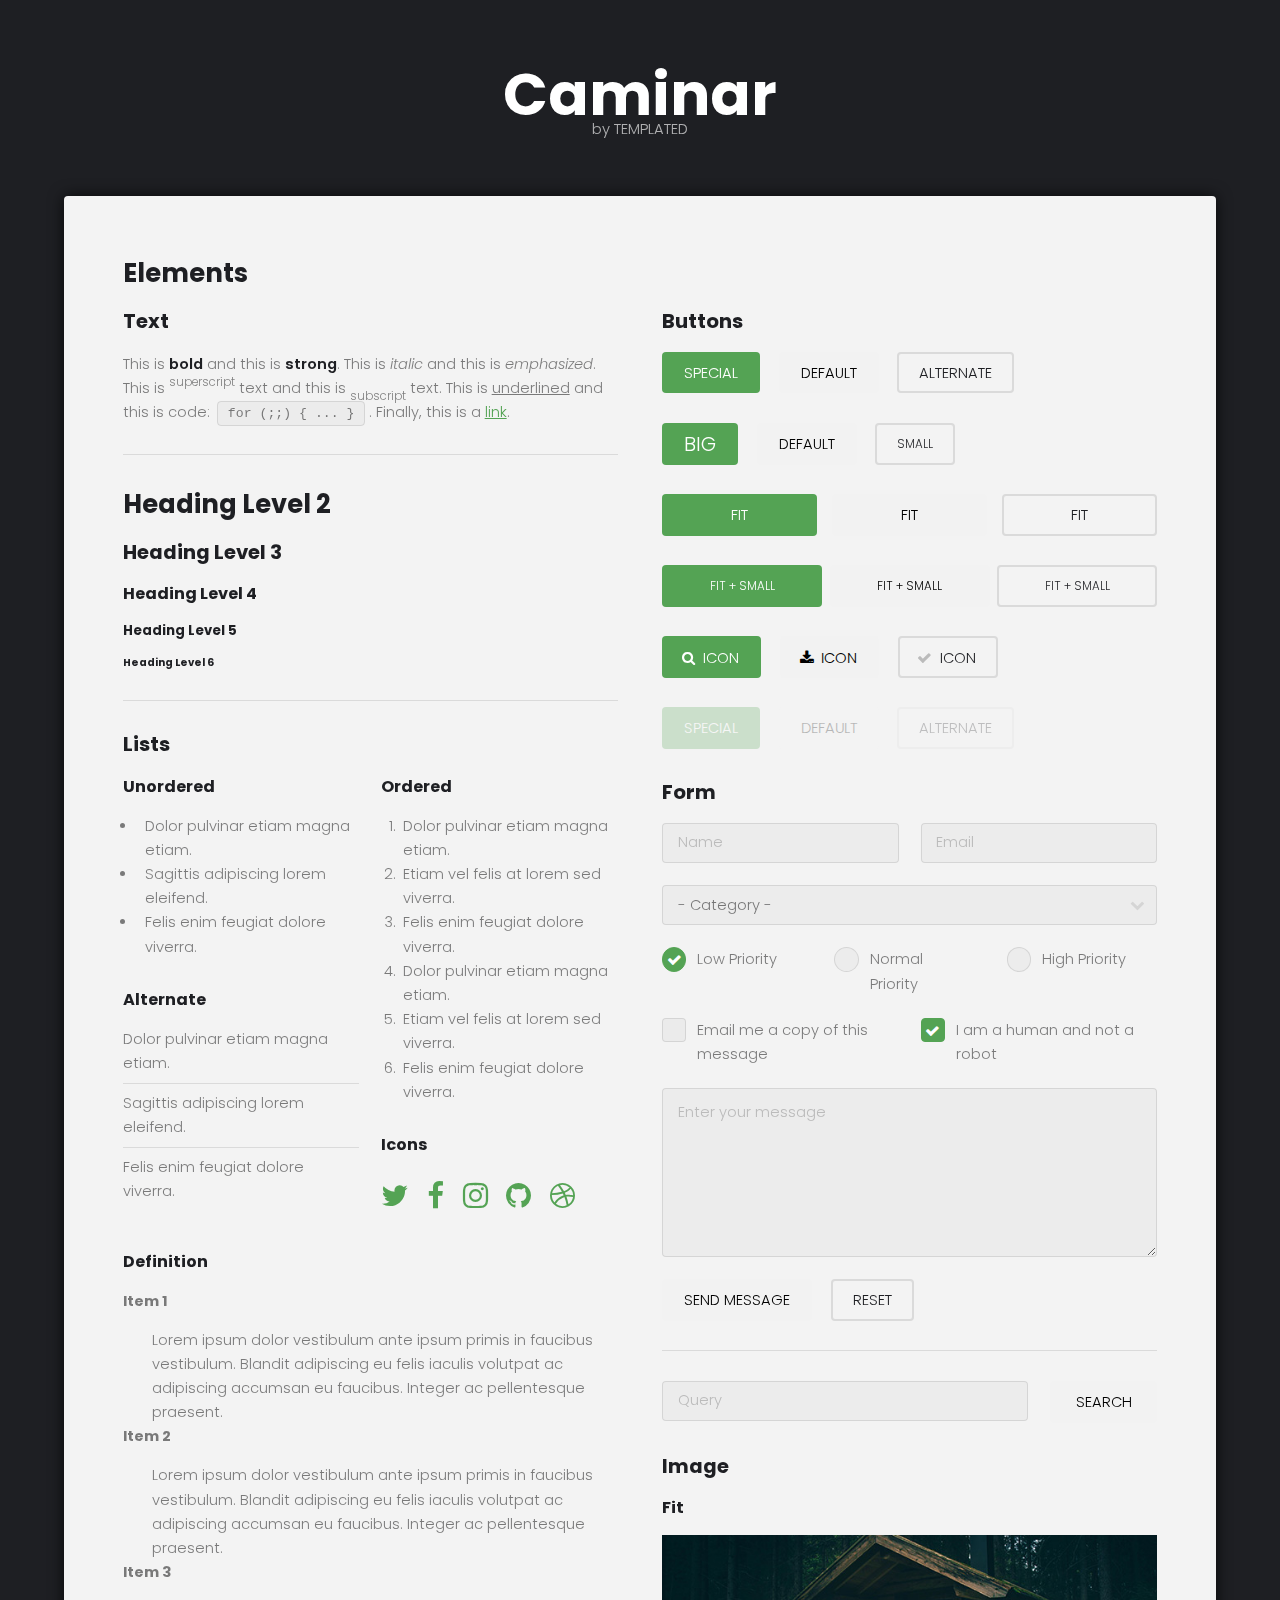
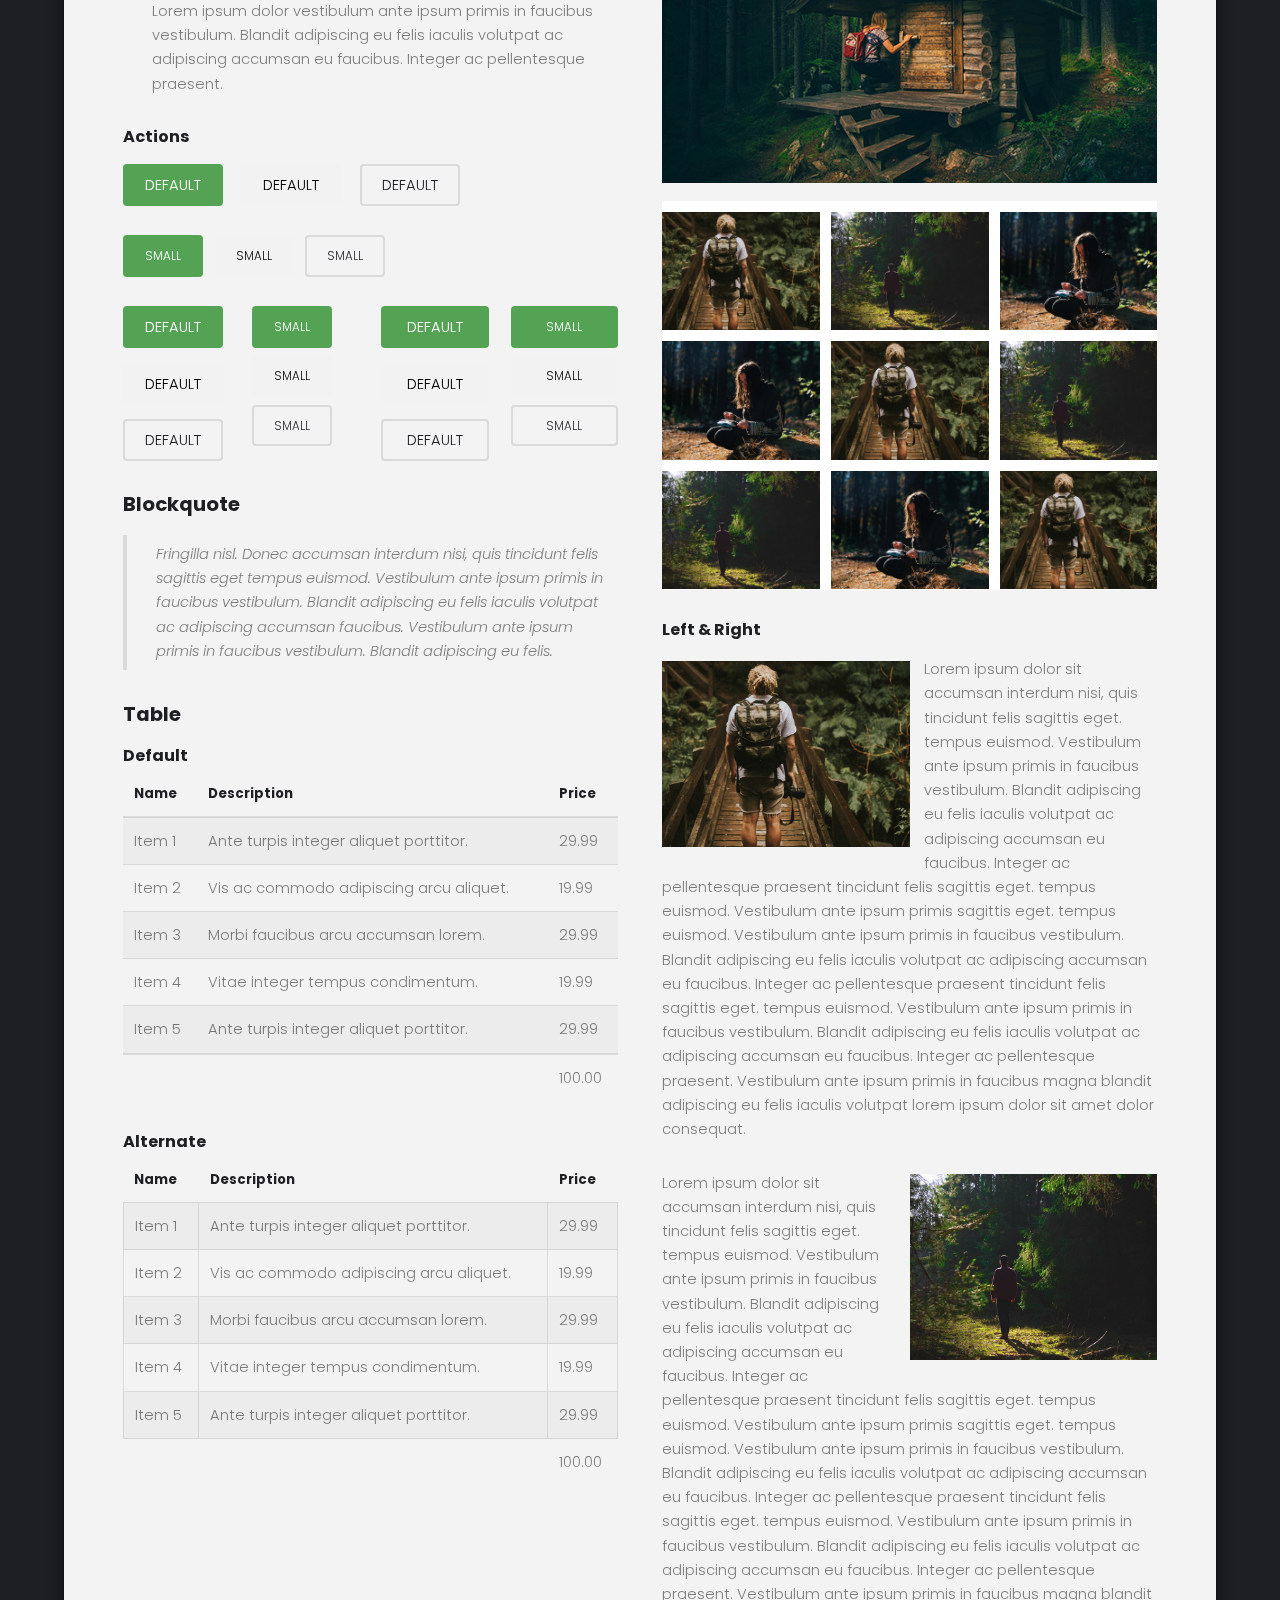
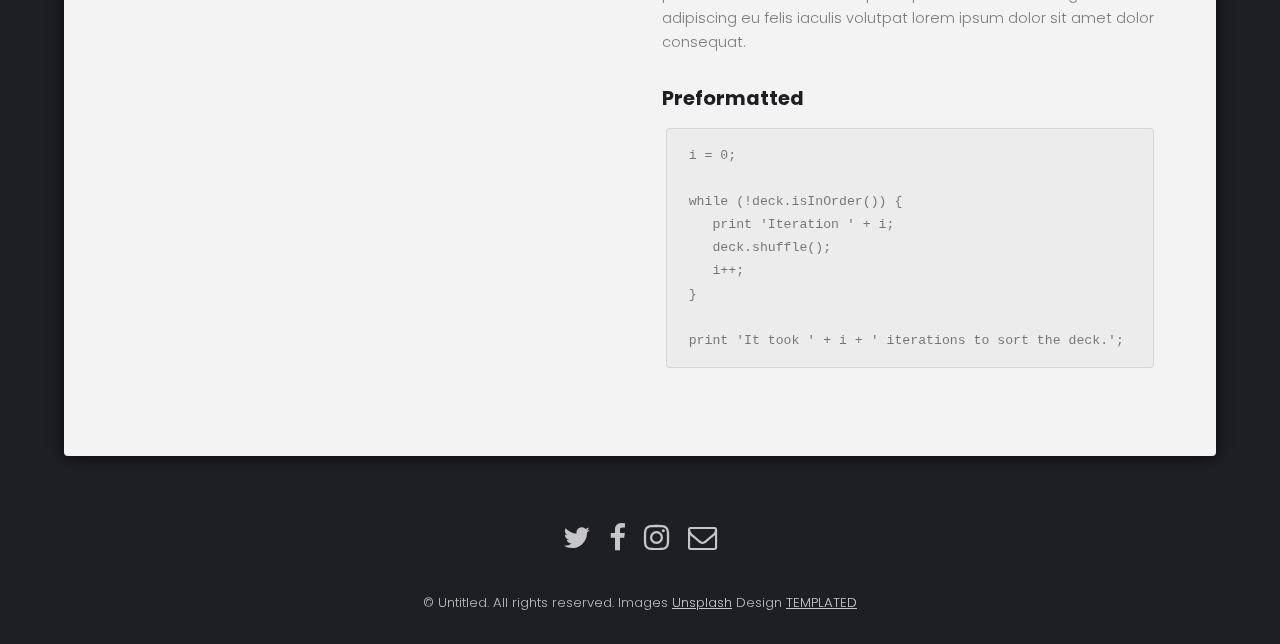
<file: elements.html>
<!DOCTYPE HTML>
<!--
	Caminar by TEMPLATED
	templated.co @templatedco
	Released for free under the Creative Commons Attribution 3.0 license (templated.co/license)
-->
<html>
	<head>
		<title>Caminar by TEMPLATED</title>
		<meta charset="utf-8" />
		<meta name="viewport" content="width=device-width, initial-scale=1" />
		<link rel="stylesheet" href="assets/css/main.css" />
	</head>
	<body>

		<!-- Header -->
			<header id="header">
				<div class="logo"><a href="#">Caminar <span>by TEMPLATED</span></a></div>
			</header>

		<!-- Main -->
			<section id="main">
				<div class="inner">
					<div class="wrapper style1">
						<div class="content">

							<!-- Elements -->
								<h2 id="elements">Elements</h2>
								<div class="row 200%">
									<div class="6u 12u$(medium)">

										<!-- Text stuff -->
											<h3>Text</h3>
											<p>This is <b>bold</b> and this is <strong>strong</strong>. This is <i>italic</i> and this is <em>emphasized</em>.
											This is <sup>superscript</sup> text and this is <sub>subscript</sub> text.
											This is <u>underlined</u> and this is code: <code>for (;;) { ... }</code>.
											Finally, this is a <a href="#">link</a>.</p>
											<hr />
											<h2>Heading Level 2</h2>
											<h3>Heading Level 3</h3>
											<h4>Heading Level 4</h4>
											<h5>Heading Level 5</h5>
											<h6>Heading Level 6</h6>
											<hr />

										<!-- Lists -->
											<h3>Lists</h3>
											<div class="row">
												<div class="6u 12u$(small)">

													<h4>Unordered</h4>
													<ul>
														<li>Dolor pulvinar etiam magna etiam.</li>
														<li>Sagittis adipiscing lorem eleifend.</li>
														<li>Felis enim feugiat dolore viverra.</li>
													</ul>

													<h4>Alternate</h4>
													<ul class="alt">
														<li>Dolor pulvinar etiam magna etiam.</li>
														<li>Sagittis adipiscing lorem eleifend.</li>
														<li>Felis enim feugiat dolore viverra.</li>
													</ul>

												</div>
												<div class="6u$ 12u$(small)">

													<h4>Ordered</h4>
													<ol>
														<li>Dolor pulvinar etiam magna etiam.</li>
														<li>Etiam vel felis at lorem sed viverra.</li>
														<li>Felis enim feugiat dolore viverra.</li>
														<li>Dolor pulvinar etiam magna etiam.</li>
														<li>Etiam vel felis at lorem sed viverra.</li>
														<li>Felis enim feugiat dolore viverra.</li>
													</ol>

													<h4>Icons</h4>
													<ul class="icons">
														<li><a href="#" class="icon fa-twitter"><span class="label">Twitter</span></a></li>
														<li><a href="#" class="icon fa-facebook"><span class="label">Facebook</span></a></li>
														<li><a href="#" class="icon fa-instagram"><span class="label">Instagram</span></a></li>
														<li><a href="#" class="icon fa-github"><span class="label">Github</span></a></li>
														<li><a href="#" class="icon fa-dribbble"><span class="label">Dribbble</span></a></li>
													</ul>

												</div>
											</div>
											<h4>Definition</h4>
											<dl>
												<dt>Item 1</dt>
												<dd>
													<p>Lorem ipsum dolor vestibulum ante ipsum primis in faucibus vestibulum. Blandit adipiscing eu felis iaculis volutpat ac adipiscing accumsan eu faucibus. Integer ac pellentesque praesent.</p>
												</dd>
												<dt>Item 2</dt>
												<dd>
													<p>Lorem ipsum dolor vestibulum ante ipsum primis in faucibus vestibulum. Blandit adipiscing eu felis iaculis volutpat ac adipiscing accumsan eu faucibus. Integer ac pellentesque praesent.</p>
												</dd>
												<dt>Item 3</dt>
												<dd>
													<p>Lorem ipsum dolor vestibulum ante ipsum primis in faucibus vestibulum. Blandit adipiscing eu felis iaculis volutpat ac adipiscing accumsan eu faucibus. Integer ac pellentesque praesent.</p>
												</dd>
											</dl>

											<h4>Actions</h4>
											<ul class="actions">
												<li><a href="#" class="button special">Default</a></li>
												<li><a href="#" class="button">Default</a></li>
												<li><a href="#" class="button alt">Default</a></li>
											</ul>
											<ul class="actions small">
												<li><a href="#" class="button special small">Small</a></li>
												<li><a href="#" class="button small">Small</a></li>
												<li><a href="#" class="button alt small">Small</a></li>
											</ul>
											<div class="row">
												<div class="3u 12u$(small)">
													<ul class="actions vertical">
														<li><a href="#" class="button special">Default</a></li>
														<li><a href="#" class="button">Default</a></li>
														<li><a href="#" class="button alt">Default</a></li>
													</ul>
												</div>
												<div class="3u 12u$(small)">
													<ul class="actions vertical small">
														<li><a href="#" class="button special small">Small</a></li>
														<li><a href="#" class="button small">Small</a></li>
														<li><a href="#" class="button alt small">Small</a></li>
													</ul>
												</div>
												<div class="3u 12u$(small)">
													<ul class="actions vertical">
														<li><a href="#" class="button special fit">Default</a></li>
														<li><a href="#" class="button fit">Default</a></li>
														<li><a href="#" class="button alt fit">Default</a></li>
													</ul>
												</div>
												<div class="3u$ 12u$(small)">
													<ul class="actions vertical small">
														<li><a href="#" class="button special small fit">Small</a></li>
														<li><a href="#" class="button small fit">Small</a></li>
														<li><a href="#" class="button alt small fit">Small</a></li>
													</ul>
												</div>
											</div>

										<!-- Blockquote -->
											<h3>Blockquote</h3>
											<blockquote>Fringilla nisl. Donec accumsan interdum nisi, quis tincidunt felis sagittis eget tempus euismod. Vestibulum ante ipsum primis in faucibus vestibulum. Blandit adipiscing eu felis iaculis volutpat ac adipiscing accumsan faucibus. Vestibulum ante ipsum primis in faucibus vestibulum. Blandit adipiscing eu felis.</blockquote>

										<!-- Table -->
											<h3>Table</h3>

											<h4>Default</h4>
											<div class="table-wrapper">
												<table>
													<thead>
														<tr>
															<th>Name</th>
															<th>Description</th>
															<th>Price</th>
														</tr>
													</thead>
													<tbody>
														<tr>
															<td>Item 1</td>
															<td>Ante turpis integer aliquet porttitor.</td>
															<td>29.99</td>
														</tr>
														<tr>
															<td>Item 2</td>
															<td>Vis ac commodo adipiscing arcu aliquet.</td>
															<td>19.99</td>
														</tr>
														<tr>
															<td>Item 3</td>
															<td> Morbi faucibus arcu accumsan lorem.</td>
															<td>29.99</td>
														</tr>
														<tr>
															<td>Item 4</td>
															<td>Vitae integer tempus condimentum.</td>
															<td>19.99</td>
														</tr>
														<tr>
															<td>Item 5</td>
															<td>Ante turpis integer aliquet porttitor.</td>
															<td>29.99</td>
														</tr>
													</tbody>
													<tfoot>
														<tr>
															<td colspan="2"></td>
															<td>100.00</td>
														</tr>
													</tfoot>
												</table>
											</div>

											<h4>Alternate</h4>
											<div class="table-wrapper">
												<table class="alt">
													<thead>
														<tr>
															<th>Name</th>
															<th>Description</th>
															<th>Price</th>
														</tr>
													</thead>
													<tbody>
														<tr>
															<td>Item 1</td>
															<td>Ante turpis integer aliquet porttitor.</td>
															<td>29.99</td>
														</tr>
														<tr>
															<td>Item 2</td>
															<td>Vis ac commodo adipiscing arcu aliquet.</td>
															<td>19.99</td>
														</tr>
														<tr>
															<td>Item 3</td>
															<td> Morbi faucibus arcu accumsan lorem.</td>
															<td>29.99</td>
														</tr>
														<tr>
															<td>Item 4</td>
															<td>Vitae integer tempus condimentum.</td>
															<td>19.99</td>
														</tr>
														<tr>
															<td>Item 5</td>
															<td>Ante turpis integer aliquet porttitor.</td>
															<td>29.99</td>
														</tr>
													</tbody>
													<tfoot>
														<tr>
															<td colspan="2"></td>
															<td>100.00</td>
														</tr>
													</tfoot>
												</table>
											</div>

									</div>
									<div class="6u$ 12u$(medium)">

										<!-- Buttons -->
											<h3>Buttons</h3>
											<ul class="actions">
												<li><a href="#" class="button special">Special</a></li>
												<li><a href="#" class="button">Default</a></li>
												<li><a href="#" class="button alt">Alternate</a></li>
											</ul>
											<ul class="actions">
												<li><a href="#" class="button special big">Big</a></li>
												<li><a href="#" class="button">Default</a></li>
												<li><a href="#" class="button alt small">Small</a></li>
											</ul>
											<ul class="actions fit">
												<li><a href="#" class="button special fit">Fit</a></li>
												<li><a href="#" class="button fit">Fit</a></li>
												<li><a href="#" class="button alt fit">Fit</a></li>
											</ul>
											<ul class="actions fit small">
												<li><a href="#" class="button special fit small">Fit + Small</a></li>
												<li><a href="#" class="button fit small">Fit + Small</a></li>
												<li><a href="#" class="button alt fit small">Fit + Small</a></li>
											</ul>
											<ul class="actions">
												<li><a href="#" class="button special icon fa-search">Icon</a></li>
												<li><a href="#" class="button icon fa-download">Icon</a></li>
												<li><a href="#" class="button alt icon fa-check">Icon</a></li>
											</ul>
											<ul class="actions">
												<li><span class="button special disabled">Special</span></li>
												<li><span class="button disabled">Default</span></li>
												<li><span class="button alt disabled">Alternate</span></li>
											</ul>

										<!-- Form -->
											<h3>Form</h3>

											<form method="post" action="#">
												<div class="row uniform">
													<div class="6u 12u$(xsmall)">
														<input type="text" name="name" id="name" value="" placeholder="Name" />
													</div>
													<div class="6u$ 12u$(xsmall)">
														<input type="email" name="email" id="email" value="" placeholder="Email" />
													</div>
													<!-- Break -->
													<div class="12u$">
														<div class="select-wrapper">
															<select name="category" id="category">
																<option value="">- Category -</option>
																<option value="1">Manufacturing</option>
																<option value="1">Shipping</option>
																<option value="1">Administration</option>
																<option value="1">Human Resources</option>
															</select>
														</div>
													</div>
													<!-- Break -->
													<div class="4u 12u$(small)">
														<input type="radio" id="priority-low" name="priority" checked>
														<label for="priority-low">Low Priority</label>
													</div>
													<div class="4u 12u$(small)">
														<input type="radio" id="priority-normal" name="priority">
														<label for="priority-normal">Normal Priority</label>
													</div>
													<div class="4u$ 12u$(small)">
														<input type="radio" id="priority-high" name="priority">
														<label for="priority-high">High Priority</label>
													</div>
													<!-- Break -->
													<div class="6u 12u$(small)">
														<input type="checkbox" id="copy" name="copy">
														<label for="copy">Email me a copy of this message</label>
													</div>
													<div class="6u$ 12u$(small)">
														<input type="checkbox" id="human" name="human" checked>
														<label for="human">I am a human and not a robot</label>
													</div>
													<!-- Break -->
													<div class="12u$">
														<textarea name="message" id="message" placeholder="Enter your message" rows="6"></textarea>
													</div>
													<!-- Break -->
													<div class="12u$">
														<ul class="actions">
															<li><input type="submit" value="Send Message" /></li>
															<li><input type="reset" value="Reset" class="alt" /></li>
														</ul>
													</div>
												</div>
											</form>

											<hr />

											<form method="post" action="#">
												<div class="row uniform">
													<div class="9u 12u$(small)">
														<input type="text" name="query" id="query" value="" placeholder="Query" />
													</div>
													<div class="3u$ 12u$(small)">
														<input type="submit" value="Search" class="fit" />
													</div>
												</div>
											</form>

										<!-- Image -->
											<h3>Image</h3>

											<h4>Fit</h4>
											<span class="image fit"><img src="images/pic01.jpg" alt="" /></span>
											<div class="box alt">
												<div class="row 50% uniform">
													<div class="4u"><span class="image fit"><img src="images/pic06.jpg" alt="" /></span></div>
													<div class="4u"><span class="image fit"><img src="images/pic07.jpg" alt="" /></span></div>
													<div class="4u$"><span class="image fit"><img src="images/pic08.jpg" alt="" /></span></div>
													<!-- Break -->
													<div class="4u"><span class="image fit"><img src="images/pic08.jpg" alt="" /></span></div>
													<div class="4u"><span class="image fit"><img src="images/pic06.jpg" alt="" /></span></div>
													<div class="4u$"><span class="image fit"><img src="images/pic07.jpg" alt="" /></span></div>
													<!-- Break -->
													<div class="4u"><span class="image fit"><img src="images/pic07.jpg" alt="" /></span></div>
													<div class="4u"><span class="image fit"><img src="images/pic08.jpg" alt="" /></span></div>
													<div class="4u$"><span class="image fit"><img src="images/pic06.jpg" alt="" /></span></div>
												</div>
											</div>

											<h4>Left &amp; Right</h4>
											<p><span class="image left"><img src="images/pic06.jpg" alt="" /></span>Lorem ipsum dolor sit accumsan interdum nisi, quis tincidunt felis sagittis eget. tempus euismod. Vestibulum ante ipsum primis in faucibus vestibulum. Blandit adipiscing eu felis iaculis volutpat ac adipiscing accumsan eu faucibus. Integer ac pellentesque praesent tincidunt felis sagittis eget. tempus euismod. Vestibulum ante ipsum primis sagittis eget. tempus euismod. Vestibulum ante ipsum primis in faucibus vestibulum. Blandit adipiscing eu felis iaculis volutpat ac adipiscing accumsan eu faucibus. Integer ac pellentesque praesent tincidunt felis sagittis eget. tempus euismod. Vestibulum ante ipsum primis in faucibus vestibulum. Blandit adipiscing eu felis iaculis volutpat ac adipiscing accumsan eu faucibus. Integer ac pellentesque praesent. Vestibulum ante ipsum primis in faucibus magna blandit adipiscing eu felis iaculis volutpat lorem ipsum dolor sit amet dolor consequat.</p>
											<p><span class="image right"><img src="images/pic07.jpg" alt="" /></span>Lorem ipsum dolor sit accumsan interdum nisi, quis tincidunt felis sagittis eget. tempus euismod. Vestibulum ante ipsum primis in faucibus vestibulum. Blandit adipiscing eu felis iaculis volutpat ac adipiscing accumsan eu faucibus. Integer ac pellentesque praesent tincidunt felis sagittis eget. tempus euismod. Vestibulum ante ipsum primis sagittis eget. tempus euismod. Vestibulum ante ipsum primis in faucibus vestibulum. Blandit adipiscing eu felis iaculis volutpat ac adipiscing accumsan eu faucibus. Integer ac pellentesque praesent tincidunt felis sagittis eget. tempus euismod. Vestibulum ante ipsum primis in faucibus vestibulum. Blandit adipiscing eu felis iaculis volutpat ac adipiscing accumsan eu faucibus. Integer ac pellentesque praesent. Vestibulum ante ipsum primis in faucibus magna blandit adipiscing eu felis iaculis volutpat lorem ipsum dolor sit amet dolor consequat.</p>

										<!-- Preformatted Code -->
											<h3>Preformatted</h3>
											<pre><code>i = 0;

while (!deck.isInOrder()) {
   print 'Iteration ' + i;
   deck.shuffle();
   i++;
}

print 'It took ' + i + ' iterations to sort the deck.';
</code></pre>

									</div>
								</div>
							</div>

						</div>
					</div>
			</section>

		<!-- Footer -->
			<footer id="footer">
				<div class="container">
					<ul class="icons">
						<li><a href="#" class="icon fa-twitter"><span class="label">Twitter</span></a></li>
						<li><a href="#" class="icon fa-facebook"><span class="label">Facebook</span></a></li>
						<li><a href="#" class="icon fa-instagram"><span class="label">Instagram</span></a></li>
						<li><a href="#" class="icon fa-envelope-o"><span class="label">Email</span></a></li>
					</ul>
				</div>
				<div class="copyright">
					&copy; Untitled. All rights reserved. Images <a href="https://unsplash.com">Unsplash</a> Design <a href="https://templated.co">TEMPLATED</a>
				</div>
			</footer>

		<!-- Scripts -->
			<script src="assets/js/jquery.min.js"></script>
			<script src="assets/js/jquery.poptrox.min.js"></script>
			<script src="assets/js/skel.min.js"></script>
			<script src="assets/js/util.js"></script>
			<script src="assets/js/main.js"></script>

	</body>
</html>
</file>
<file: assets/css/main.css>
@import url(font-awesome.min.css);
@import url("https://fonts.googleapis.com/css?family=Poppins:300,400,500,600,700");

/*
	Caminar by TEMPLATED
	templated.co @templatedco
	Released for free under the Creative Commons Attribution 3.0 license (templated.co/license)
*/

/* Reset */

@import url('https://fonts.googleapis.com/css?family=Open+Sans:300,400,800');

@media (min-width: 500px) {
  .col-sm-6 {
    width: 50%;
  }
}
html, body {
  height: 100%;
  min-height: 18em;
}

.frontend-side {
  background-image: url("https://s3-us-west-2.amazonaws.com/s.cdpn.io/74452/website-code.png");
}

.uiux-side {
  background-image: url("https://s3-us-west-2.amazonaws.com/s.cdpn.io/74452/website-post-its.png");
}

.split-pane {
  padding-top: 1em;
  background-size: cover;
  background-repeat: no-repeat;
  background-position: center center;
  height: 50%;
  min-height: 9em;
  font-size: 2em;
  color: white;
  font-family: 'Open Sans', sans-serif;
	font-weight:300;
;
}
@media(min-width: 500px) {
  .split-pane {
    padding-top: 2em;
    height: 100%;
  }
}
.split-pane > div {
  position: relative;
  top: 50%;
  -webkit-transform: translateY(-50%);
  -ms-transform: translateY(-50%);
  transform: translateY(-50%);
  text-align: center;
}
.split-pane > div .text-content {
  line-height: 1.6em;
  margin-bottom: 1em;
}
.split-pane > div .text-content .big {
  font-size: 2em;
}
.split-pane > div img {
  height: 1.3em;
}
@media (max-width: 500px) {
  .split-pane > div img {
    display:none;
  }
}
.split-pane button, .split-pane a.button {
  font-family: 'Open Sans', sans-serif;
	font-weight:800;
  background: none;
  border: 1px solid white;
  -moz-border-radius: 5px;
  -webkit-border-radius: 5px;
  border-radius: 5px;
  width: 15em;
  padding: 0.7em;
  font-size: 0.5em;
  -moz-transition: all 0.2s ease-out;
  -o-transition: all 0.2s ease-out;
  -webkit-transition: all 0.2s ease-out;
  transition: all 0.2s ease-out;
  text-decoration: none;
  color: white;
  display: inline-block;
	cursor: pointer;
}
.split-pane button:hover, .split-pane a.button:hover {
  text-decoration: none;
  background-color: white;
  border-color: white;
	cursor: pointer;
}
.uiux-side.split-pane button:hover, .split-pane a.button:hover {
  color: violet;
}
.frontend-side.split-pane button:hover, .split-pane a.button:hover {
  color: blue;
}

#split-pane-or {
  font-size: 2em;
  color: white;
  font-family: 'Open Sans', sans-serif;
  text-align: center;
  width: 100%;
  position: absolute;
  top: 50%;
  -webkit-transform: translateY(-50%);
  -ms-transform: translateY(-50%);
  transform: translateY(-50%);
}
@media (max-width: 925px) {
  #split-pane-or {
    top:15%;
  }
}
#split-pane-or > div img {
  height: 2.5em;
}
@media (max-width: 500px) {
  #split-pane-or {
    position: absolute;
    top: 50px;
  }
  #split-pane-or > div img {
    height:2em;
  }
}
@media(min-width: 500px) {
  #split-pane-or {
    font-size: 3em;
  }
}
.big {
  font-size: 2em;
}

#slogan {
  position: absolute;
  width: 100%;
  z-index: 100;
  text-align: center;
  vertical-align: baseline;
  top: 0.5em;
  color: white;
  font-family: 'Open Sans', sans-serif;
  font-size: 1.4em;
}
@media(min-width: 500px) {
  #slogan {
    top: 5%;
    font-size: 1.8em;
  }
}
#slogan img {
  height: 0.7em;
}
.bold {
	text-transform:uppercase;
}
.big {
	font-weight:800;
}
.checkbox {
	padding-left: 20px;
	color: #333172;
  }
  
  .checkbox label {
	display: inline-block;
	vertical-align: middle;
	position: relative;
	padding-left: 5px;
  }
  
  .checkbox label::before {
	content: "";
	display: inline-block;
	position: absolute;
	width: 17px;
	height: 17px;
	left: 0;
	margin-left: -20px;
	border: 1px solid #cccccc;
	border-radius: 3px;
	background-color: #fff;
	-webkit-transition: border 0.15s ease-in-out, color 0.15s ease-in-out;
	-o-transition: border 0.15s ease-in-out, color 0.15s ease-in-out;
	transition: border 0.15s ease-in-out, color 0.15s ease-in-out;
  }
  
  .checkbox label::after {
	display: inline-block;
	position: absolute;
	width: 16px;
	height: 16px;
	left: 0;
	top: 0;
	margin-left: -20px;
	padding-left: 3px;
	padding-top: 1px;
	font-size: 11px;
	color: #333172;
  }
  
  .checkbox input[type="checkbox"] {
	opacity: 0;
	z-index: 1;
  }
  
  .checkbox input[type="checkbox"]:focus + label::before {
	outline: thin dotted;
	outline: 5px auto -webkit-focus-ring-color;
	outline-offset: -2px;
  }
  
  .checkbox input[type="checkbox"]:checked + label::after {
	font-family: 'FontAwesome';
	content: "\f00c";
  }
  
  .checkbox input[type="checkbox"]:disabled + label {
	opacity: 0.65;
  }
  
  .checkbox input[type="checkbox"]:disabled + label::before {
	background-color: #eeeeee;
	cursor: not-allowed;
  }
  
  .checkbox.checkbox-circle label::before {
	border-radius: 50%;
  }
  
  .checkbox.checkbox-inline {
	margin-top: 0;
  }
  
  .checkbox-primary input[type="checkbox"]:checked + label::before {
	background-color: #428bca;
	border-color: #428bca;
  }
  
  .checkbox-primary input[type="checkbox"]:checked + label::after {
	color: #fff;
  }
  
  .checkbox-danger input[type="checkbox"]:checked + label::before {
	background-color: #d9534f;
	border-color: #d9534f;
  }
  
  .checkbox-danger input[type="checkbox"]:checked + label::after {
	color: #fff;
  }
  
  .checkbox-info input[type="checkbox"]:checked + label::before {
	background-color: #5bc0de;
	border-color: #5bc0de;
  }
  
  .checkbox-info input[type="checkbox"]:checked + label::after {
	color: #fff;
  }
  
  .checkbox-warning input[type="checkbox"]:checked + label::before {
	background-color: #f0ad4e;
	border-color: #f0ad4e;
  }
  
  .checkbox-warning input[type="checkbox"]:checked + label::after {
	color: #fff;
  }
  
  .checkbox-success input[type="checkbox"]:checked + label::before {
	background-color: #5cb85c;
	border-color: #5cb85c;
  }
  
  .checkbox-success input[type="checkbox"]:checked + label::after {
	color: #fff;
  }
  
  .radio {
	padding-left: 20px;
  }
  
  .radio label {
	display: inline-block;
	vertical-align: middle;
	position: relative;
	padding-left: 5px;
  }
  
  .radio label::before {
	content: "";
	display: inline-block;
	position: absolute;
	width: 17px;
	height: 17px;
	left: 0;
	margin-left: -20px;
	border: 1px solid #cccccc;
	border-radius: 50%;
	background-color: #fff;
	-webkit-transition: border 0.15s ease-in-out;
	-o-transition: border 0.15s ease-in-out;
	transition: border 0.15s ease-in-out;
  }
  
  .radio label::after {
	display: inline-block;
	position: absolute;
	content: " ";
	width: 11px;
	height: 11px;
	left: 3px;
	top: 3px;
	margin-left: -20px;
	border-radius: 50%;
	background-color: #555555;
	-webkit-transform: scale(0, 0);
	-ms-transform: scale(0, 0);
	-o-transform: scale(0, 0);
	transform: scale(0, 0);
	-webkit-transition: -webkit-transform 0.1s cubic-bezier(0.8, -0.33, 0.2, 1.33);
	-moz-transition: -moz-transform 0.1s cubic-bezier(0.8, -0.33, 0.2, 1.33);
	-o-transition: -o-transform 0.1s cubic-bezier(0.8, -0.33, 0.2, 1.33);
	transition: transform 0.1s cubic-bezier(0.8, -0.33, 0.2, 1.33);
  }
  
  .radio input[type="radio"] {
	opacity: 0;
	z-index: 1;
  }
  
  .radio input[type="radio"]:focus + label::before {
	outline: thin dotted;
	outline: 5px auto -webkit-focus-ring-color;
	outline-offset: -2px;
  }
  
  .radio input[type="radio"]:checked + label::after {
	-webkit-transform: scale(1, 1);
	-ms-transform: scale(1, 1);
	-o-transform: scale(1, 1);
	transform: scale(1, 1);
  }
  
  .radio input[type="radio"]:disabled + label {
	opacity: 0.65;
  }
  
  .radio input[type="radio"]:disabled + label::before {
	cursor: not-allowed;
  }
  
  .radio.radio-inline {
	margin-top: 0;
  }
  
  .radio-primary input[type="radio"] + label::after {
	background-color: #428bca;
  }
  
  .radio-primary input[type="radio"]:checked + label::before {
	border-color: #428bca;
  }
  
  .radio-primary input[type="radio"]:checked + label::after {
	background-color: #428bca;
  }
  
  .radio-danger input[type="radio"] + label::after {
	background-color: #d9534f;
  }
  
  .radio-danger input[type="radio"]:checked + label::before {
	border-color: #d9534f;
  }
  
  .radio-danger input[type="radio"]:checked + label::after {
	background-color: #d9534f;
  }
  
  .radio-info input[type="radio"] + label::after {
	background-color: #5bc0de;
  }
  
  .radio-info input[type="radio"]:checked + label::before {
	border-color: #5bc0de;
  }
  
  .radio-info input[type="radio"]:checked + label::after {
	background-color: #5bc0de;
  }
  
  .radio-warning input[type="radio"] + label::after {
	background-color: #f0ad4e;
  }
  
  .radio-warning input[type="radio"]:checked + label::before {
	border-color: #f0ad4e;
  }
  
  .radio-warning input[type="radio"]:checked + label::after {
	background-color: #f0ad4e;
  }
  
  .radio-success input[type="radio"] + label::after {
	background-color: #5cb85c;
  }
  
  .radio-success input[type="radio"]:checked + label::before {
	border-color: #5cb85c;
  }
  
  .radio-success input[type="radio"]:checked + label::after {
	background-color: #5cb85c;
  }

	html, body, div, span, applet, object, iframe, h1, h2, h3, h4, h5, h6, p, blockquote, pre, a, abbr, acronym, address, big, cite, code, del, dfn, em, img, ins, kbd, q, s, samp, small, strike, strong, sub, sup, tt, var, b, u, i, center, dl, dt, dd, ol, ul, li, fieldset, form, label, legend, table, caption, tbody, tfoot, thead, tr, th, td, article, aside, canvas, details, embed, figure, figcaption, footer, header, hgroup, menu, nav, output, ruby, section, summary, time, mark, audio, video {
		margin: 0;
		padding: 0;
		border: 0;
		font-size: 100%;
		font: inherit;
		vertical-align: baseline;
	}

	article, aside, details, figcaption, figure, footer, header, hgroup, menu, nav, section {
		display: block;
	}

	body {
		line-height: 1;
	}

	ol, ul {
		list-style: none;
	}

	blockquote, q {
		quotes: none;
	}

	blockquote:before, blockquote:after, q:before, q:after {
		content: '';
		content: none;
	}

	table {
		border-collapse: collapse;
		border-spacing: 0;
	}

	body {
		-webkit-text-size-adjust: none;
	}

/* Box Model */

	*, *:before, *:after {
		-moz-box-sizing: border-box;
		-webkit-box-sizing: border-box;
		box-sizing: border-box;
	}

/* Containers */

	.container {
		margin-left: auto;
		margin-right: auto;
	}

	.container.\31 25\25 {
		width: 100%;
		max-width: 100rem;
		min-width: 80rem;
	}

	.container.\37 5\25 {
		width: 60rem;
	}

	.container.\35 0\25 {
		width: 40rem;
	}

	.container.\32 5\25 {
		width: 20rem;
	}

	.container {
		width: 80rem;
	}

	@media screen and (max-width: 1680px) {

		.container.\31 25\25 {
			width: 100%;
			max-width: 100rem;
			min-width: 80rem;
		}

		.container.\37 5\25 {
			width: 60rem;
		}

		.container.\35 0\25 {
			width: 40rem;
		}

		.container.\32 5\25 {
			width: 20rem;
		}

		.container {
			width: 80rem;
		}

	}

	@media screen and (max-width: 1280px) {

		.container.\31 25\25 {
			width: 100%;
			max-width: 81.25rem;
			min-width: 65rem;
		}

		.container.\37 5\25 {
			width: 48.75rem;
		}

		.container.\35 0\25 {
			width: 32.5rem;
		}

		.container.\32 5\25 {
			width: 16.25rem;
		}

		.container {
			width: 65rem;
		}

	}

	@media screen and (max-width: 980px) {

		.container.\31 25\25 {
			width: 100%;
			max-width: 112.5%;
			min-width: 90%;
		}

		.container.\37 5\25 {
			width: 67.5%;
		}

		.container.\35 0\25 {
			width: 45%;
		}

		.container.\32 5\25 {
			width: 22.5%;
		}

		.container {
			width: 90%;
		}

	}

	@media screen and (max-width: 736px) {

		.container.\31 25\25 {
			width: 100%;
			max-width: 112.5%;
			min-width: 90%;
		}

		.container.\37 5\25 {
			width: 67.5%;
		}

		.container.\35 0\25 {
			width: 45%;
		}

		.container.\32 5\25 {
			width: 22.5%;
		}

		.container {
			width: 90% !important;
		}

	}

	@media screen and (max-width: 480px) {

		.container.\31 25\25 {
			width: 100%;
			max-width: 112.5%;
			min-width: 90%;
		}

		.container.\37 5\25 {
			width: 67.5%;
		}

		.container.\35 0\25 {
			width: 45%;
		}

		.container.\32 5\25 {
			width: 22.5%;
		}

		.container {
			width: 90% !important;
		}

	}

/* Grid */

	.row {
		border-bottom: solid 1px transparent;
		-moz-box-sizing: border-box;
		-webkit-box-sizing: border-box;
		box-sizing: border-box;
	}

	.row > * {
		float: left;
		-moz-box-sizing: border-box;
		-webkit-box-sizing: border-box;
		box-sizing: border-box;
	}

	.row:after, .row:before {
		content: '';
		display: block;
		clear: both;
		height: 0;
	}

	.row.uniform > * > :first-child {
		margin-top: 0;
	}

	.row.uniform > * > :last-child {
		margin-bottom: 0;
	}

	.row.\30 \25 > * {
		padding: 0 0 0 0rem;
	}

	.row.\30 \25 {
		margin: 0 0 -1px 0rem;
	}

	.row.uniform.\30 \25 > * {
		padding: 0rem 0 0 0rem;
	}

	.row.uniform.\30 \25 {
		margin: 0rem 0 -1px 0rem;
	}

	.row > * {
		padding: 0 0 0 2rem;
	}

	.row {
		margin: 0 0 -1px -2rem;
	}

	.row.uniform > * {
		padding: 2rem 0 0 2rem;
	}

	.row.uniform {
		margin: -2rem 0 -1px -2rem;
	}

	.row.\32 00\25 > * {
		padding: 0 0 0 4rem;
	}

	.row.\32 00\25 {
		margin: 0 0 -1px -4rem;
	}

	.row.uniform.\32 00\25 > * {
		padding: 4rem 0 0 4rem;
	}

	.row.uniform.\32 00\25 {
		margin: -4rem 0 -1px -4rem;
	}

	.row.\31 50\25 > * {
		padding: 0 0 0 3rem;
	}

	.row.\31 50\25 {
		margin: 0 0 -1px -3rem;
	}

	.row.uniform.\31 50\25 > * {
		padding: 3rem 0 0 3rem;
	}

	.row.uniform.\31 50\25 {
		margin: -3rem 0 -1px -3rem;
	}

	.row.\35 0\25 > * {
		padding: 0 0 0 1rem;
	}

	.row.\35 0\25 {
		margin: 0 0 -1px -1rem;
	}

	.row.uniform.\35 0\25 > * {
		padding: 1rem 0 0 1rem;
	}

	.row.uniform.\35 0\25 {
		margin: -1rem 0 -1px -1rem;
	}

	.row.\32 5\25 > * {
		padding: 0 0 0 0.5rem;
	}

	.row.\32 5\25 {
		margin: 0 0 -1px -0.5rem;
	}

	.row.uniform.\32 5\25 > * {
		padding: 0.5rem 0 0 0.5rem;
	}

	.row.uniform.\32 5\25 {
		margin: -0.5rem 0 -1px -0.5rem;
	}

	.\31 2u, .\31 2u\24 {
		width: 100%;
		clear: none;
		margin-left: 0;
	}

	.\31 1u, .\31 1u\24 {
		width: 91.6666666667%;
		clear: none;
		margin-left: 0;
	}

	.\31 0u, .\31 0u\24 {
		width: 83.3333333333%;
		clear: none;
		margin-left: 0;
	}

	.\39 u, .\39 u\24 {
		width: 75%;
		clear: none;
		margin-left: 0;
	}

	.\38 u, .\38 u\24 {
		width: 66.6666666667%;
		clear: none;
		margin-left: 0;
	}

	.\37 u, .\37 u\24 {
		width: 58.3333333333%;
		clear: none;
		margin-left: 0;
	}

	.\36 u, .\36 u\24 {
		width: 50%;
		clear: none;
		margin-left: 0;
	}

	.\35 u, .\35 u\24 {
		width: 41.6666666667%;
		clear: none;
		margin-left: 0;
	}

	.\34 u, .\34 u\24 {
		width: 33.3333333333%;
		clear: none;
		margin-left: 0;
	}

	.\33 u, .\33 u\24 {
		width: 25%;
		clear: none;
		margin-left: 0;
	}

	.\32 u, .\32 u\24 {
		width: 16.6666666667%;
		clear: none;
		margin-left: 0;
	}

	.\31 u, .\31 u\24 {
		width: 8.3333333333%;
		clear: none;
		margin-left: 0;
	}

	.\31 2u\24 + *,
	.\31 1u\24 + *,
	.\31 0u\24 + *,
	.\39 u\24 + *,
	.\38 u\24 + *,
	.\37 u\24 + *,
	.\36 u\24 + *,
	.\35 u\24 + *,
	.\34 u\24 + *,
	.\33 u\24 + *,
	.\32 u\24 + *,
	.\31 u\24 + * {
		clear: left;
	}

	.\-11u {
		margin-left: 91.66667%;
	}

	.\-10u {
		margin-left: 83.33333%;
	}

	.\-9u {
		margin-left: 75%;
	}

	.\-8u {
		margin-left: 66.66667%;
	}

	.\-7u {
		margin-left: 58.33333%;
	}

	.\-6u {
		margin-left: 50%;
	}

	.\-5u {
		margin-left: 41.66667%;
	}

	.\-4u {
		margin-left: 33.33333%;
	}

	.\-3u {
		margin-left: 25%;
	}

	.\-2u {
		margin-left: 16.66667%;
	}

	.\-1u {
		margin-left: 8.33333%;
	}

	@media screen and (max-width: 1680px) {

		.row > * {
			padding: 0 0 0 2rem;
		}

		.row {
			margin: 0 0 -1px -2rem;
		}

		.row.uniform > * {
			padding: 2rem 0 0 2rem;
		}

		.row.uniform {
			margin: -2rem 0 -1px -2rem;
		}

		.row.\32 00\25 > * {
			padding: 0 0 0 4rem;
		}

		.row.\32 00\25 {
			margin: 0 0 -1px -4rem;
		}

		.row.uniform.\32 00\25 > * {
			padding: 4rem 0 0 4rem;
		}

		.row.uniform.\32 00\25 {
			margin: -4rem 0 -1px -4rem;
		}

		.row.\31 50\25 > * {
			padding: 0 0 0 3rem;
		}

		.row.\31 50\25 {
			margin: 0 0 -1px -3rem;
		}

		.row.uniform.\31 50\25 > * {
			padding: 3rem 0 0 3rem;
		}

		.row.uniform.\31 50\25 {
			margin: -3rem 0 -1px -3rem;
		}

		.row.\35 0\25 > * {
			padding: 0 0 0 1rem;
		}

		.row.\35 0\25 {
			margin: 0 0 -1px -1rem;
		}

		.row.uniform.\35 0\25 > * {
			padding: 1rem 0 0 1rem;
		}

		.row.uniform.\35 0\25 {
			margin: -1rem 0 -1px -1rem;
		}

		.row.\32 5\25 > * {
			padding: 0 0 0 0.5rem;
		}

		.row.\32 5\25 {
			margin: 0 0 -1px -0.5rem;
		}

		.row.uniform.\32 5\25 > * {
			padding: 0.5rem 0 0 0.5rem;
		}

		.row.uniform.\32 5\25 {
			margin: -0.5rem 0 -1px -0.5rem;
		}

		.\31 2u\28xlarge\29, .\31 2u\24\28xlarge\29 {
			width: 100%;
			clear: none;
			margin-left: 0;
		}

		.\31 1u\28xlarge\29, .\31 1u\24\28xlarge\29 {
			width: 91.6666666667%;
			clear: none;
			margin-left: 0;
		}

		.\31 0u\28xlarge\29, .\31 0u\24\28xlarge\29 {
			width: 83.3333333333%;
			clear: none;
			margin-left: 0;
		}

		.\39 u\28xlarge\29, .\39 u\24\28xlarge\29 {
			width: 75%;
			clear: none;
			margin-left: 0;
		}

		.\38 u\28xlarge\29, .\38 u\24\28xlarge\29 {
			width: 66.6666666667%;
			clear: none;
			margin-left: 0;
		}

		.\37 u\28xlarge\29, .\37 u\24\28xlarge\29 {
			width: 58.3333333333%;
			clear: none;
			margin-left: 0;
		}

		.\36 u\28xlarge\29, .\36 u\24\28xlarge\29 {
			width: 50%;
			clear: none;
			margin-left: 0;
		}

		.\35 u\28xlarge\29, .\35 u\24\28xlarge\29 {
			width: 41.6666666667%;
			clear: none;
			margin-left: 0;
		}

		.\34 u\28xlarge\29, .\34 u\24\28xlarge\29 {
			width: 33.3333333333%;
			clear: none;
			margin-left: 0;
		}

		.\33 u\28xlarge\29, .\33 u\24\28xlarge\29 {
			width: 25%;
			clear: none;
			margin-left: 0;
		}

		.\32 u\28xlarge\29, .\32 u\24\28xlarge\29 {
			width: 16.6666666667%;
			clear: none;
			margin-left: 0;
		}

		.\31 u\28xlarge\29, .\31 u\24\28xlarge\29 {
			width: 8.3333333333%;
			clear: none;
			margin-left: 0;
		}

		.\31 2u\24\28xlarge\29 + *,
		.\31 1u\24\28xlarge\29 + *,
		.\31 0u\24\28xlarge\29 + *,
		.\39 u\24\28xlarge\29 + *,
		.\38 u\24\28xlarge\29 + *,
		.\37 u\24\28xlarge\29 + *,
		.\36 u\24\28xlarge\29 + *,
		.\35 u\24\28xlarge\29 + *,
		.\34 u\24\28xlarge\29 + *,
		.\33 u\24\28xlarge\29 + *,
		.\32 u\24\28xlarge\29 + *,
		.\31 u\24\28xlarge\29 + * {
			clear: left;
		}

		.\-11u\28xlarge\29 {
			margin-left: 91.66667%;
		}

		.\-10u\28xlarge\29 {
			margin-left: 83.33333%;
		}

		.\-9u\28xlarge\29 {
			margin-left: 75%;
		}

		.\-8u\28xlarge\29 {
			margin-left: 66.66667%;
		}

		.\-7u\28xlarge\29 {
			margin-left: 58.33333%;
		}

		.\-6u\28xlarge\29 {
			margin-left: 50%;
		}

		.\-5u\28xlarge\29 {
			margin-left: 41.66667%;
		}

		.\-4u\28xlarge\29 {
			margin-left: 33.33333%;
		}

		.\-3u\28xlarge\29 {
			margin-left: 25%;
		}

		.\-2u\28xlarge\29 {
			margin-left: 16.66667%;
		}

		.\-1u\28xlarge\29 {
			margin-left: 8.33333%;
		}

	}

	@media screen and (max-width: 1280px) {

		.row > * {
			padding: 0 0 0 1.5rem;
		}

		.row {
			margin: 0 0 -1px -1.5rem;
		}

		.row.uniform > * {
			padding: 1.5rem 0 0 1.5rem;
		}

		.row.uniform {
			margin: -1.5rem 0 -1px -1.5rem;
		}

		.row.\32 00\25 > * {
			padding: 0 0 0 3rem;
		}

		.row.\32 00\25 {
			margin: 0 0 -1px -3rem;
		}

		.row.uniform.\32 00\25 > * {
			padding: 3rem 0 0 3rem;
		}

		.row.uniform.\32 00\25 {
			margin: -3rem 0 -1px -3rem;
		}

		.row.\31 50\25 > * {
			padding: 0 0 0 2.25rem;
		}

		.row.\31 50\25 {
			margin: 0 0 -1px -2.25rem;
		}

		.row.uniform.\31 50\25 > * {
			padding: 2.25rem 0 0 2.25rem;
		}

		.row.uniform.\31 50\25 {
			margin: -2.25rem 0 -1px -2.25rem;
		}

		.row.\35 0\25 > * {
			padding: 0 0 0 0.75rem;
		}

		.row.\35 0\25 {
			margin: 0 0 -1px -0.75rem;
		}

		.row.uniform.\35 0\25 > * {
			padding: 0.75rem 0 0 0.75rem;
		}

		.row.uniform.\35 0\25 {
			margin: -0.75rem 0 -1px -0.75rem;
		}

		.row.\32 5\25 > * {
			padding: 0 0 0 0.375rem;
		}

		.row.\32 5\25 {
			margin: 0 0 -1px -0.375rem;
		}

		.row.uniform.\32 5\25 > * {
			padding: 0.375rem 0 0 0.375rem;
		}

		.row.uniform.\32 5\25 {
			margin: -0.375rem 0 -1px -0.375rem;
		}

		.\31 2u\28large\29, .\31 2u\24\28large\29 {
			width: 100%;
			clear: none;
			margin-left: 0;
		}

		.\31 1u\28large\29, .\31 1u\24\28large\29 {
			width: 91.6666666667%;
			clear: none;
			margin-left: 0;
		}

		.\31 0u\28large\29, .\31 0u\24\28large\29 {
			width: 83.3333333333%;
			clear: none;
			margin-left: 0;
		}

		.\39 u\28large\29, .\39 u\24\28large\29 {
			width: 75%;
			clear: none;
			margin-left: 0;
		}

		.\38 u\28large\29, .\38 u\24\28large\29 {
			width: 66.6666666667%;
			clear: none;
			margin-left: 0;
		}

		.\37 u\28large\29, .\37 u\24\28large\29 {
			width: 58.3333333333%;
			clear: none;
			margin-left: 0;
		}

		.\36 u\28large\29, .\36 u\24\28large\29 {
			width: 50%;
			clear: none;
			margin-left: 0;
		}

		.\35 u\28large\29, .\35 u\24\28large\29 {
			width: 41.6666666667%;
			clear: none;
			margin-left: 0;
		}

		.\34 u\28large\29, .\34 u\24\28large\29 {
			width: 33.3333333333%;
			clear: none;
			margin-left: 0;
		}

		.\33 u\28large\29, .\33 u\24\28large\29 {
			width: 25%;
			clear: none;
			margin-left: 0;
		}

		.\32 u\28large\29, .\32 u\24\28large\29 {
			width: 16.6666666667%;
			clear: none;
			margin-left: 0;
		}

		.\31 u\28large\29, .\31 u\24\28large\29 {
			width: 8.3333333333%;
			clear: none;
			margin-left: 0;
		}

		.\31 2u\24\28large\29 + *,
		.\31 1u\24\28large\29 + *,
		.\31 0u\24\28large\29 + *,
		.\39 u\24\28large\29 + *,
		.\38 u\24\28large\29 + *,
		.\37 u\24\28large\29 + *,
		.\36 u\24\28large\29 + *,
		.\35 u\24\28large\29 + *,
		.\34 u\24\28large\29 + *,
		.\33 u\24\28large\29 + *,
		.\32 u\24\28large\29 + *,
		.\31 u\24\28large\29 + * {
			clear: left;
		}

		.\-11u\28large\29 {
			margin-left: 91.66667%;
		}

		.\-10u\28large\29 {
			margin-left: 83.33333%;
		}

		.\-9u\28large\29 {
			margin-left: 75%;
		}

		.\-8u\28large\29 {
			margin-left: 66.66667%;
		}

		.\-7u\28large\29 {
			margin-left: 58.33333%;
		}

		.\-6u\28large\29 {
			margin-left: 50%;
		}

		.\-5u\28large\29 {
			margin-left: 41.66667%;
		}

		.\-4u\28large\29 {
			margin-left: 33.33333%;
		}

		.\-3u\28large\29 {
			margin-left: 25%;
		}

		.\-2u\28large\29 {
			margin-left: 16.66667%;
		}

		.\-1u\28large\29 {
			margin-left: 8.33333%;
		}

	}

	@media screen and (max-width: 980px) {

		.row > * {
			padding: 0 0 0 1.5rem;
		}

		.row {
			margin: 0 0 -1px -1.5rem;
		}

		.row.uniform > * {
			padding: 1.5rem 0 0 1.5rem;
		}

		.row.uniform {
			margin: -1.5rem 0 -1px -1.5rem;
		}

		.row.\32 00\25 > * {
			padding: 0 0 0 3rem;
		}

		.row.\32 00\25 {
			margin: 0 0 -1px -3rem;
		}

		.row.uniform.\32 00\25 > * {
			padding: 3rem 0 0 3rem;
		}

		.row.uniform.\32 00\25 {
			margin: -3rem 0 -1px -3rem;
		}

		.row.\31 50\25 > * {
			padding: 0 0 0 2.25rem;
		}

		.row.\31 50\25 {
			margin: 0 0 -1px -2.25rem;
		}

		.row.uniform.\31 50\25 > * {
			padding: 2.25rem 0 0 2.25rem;
		}

		.row.uniform.\31 50\25 {
			margin: -2.25rem 0 -1px -2.25rem;
		}

		.row.\35 0\25 > * {
			padding: 0 0 0 0.75rem;
		}

		.row.\35 0\25 {
			margin: 0 0 -1px -0.75rem;
		}

		.row.uniform.\35 0\25 > * {
			padding: 0.75rem 0 0 0.75rem;
		}

		.row.uniform.\35 0\25 {
			margin: -0.75rem 0 -1px -0.75rem;
		}

		.row.\32 5\25 > * {
			padding: 0 0 0 0.375rem;
		}

		.row.\32 5\25 {
			margin: 0 0 -1px -0.375rem;
		}

		.row.uniform.\32 5\25 > * {
			padding: 0.375rem 0 0 0.375rem;
		}

		.row.uniform.\32 5\25 {
			margin: -0.375rem 0 -1px -0.375rem;
		}

		.\31 2u\28medium\29, .\31 2u\24\28medium\29 {
			width: 100%;
			clear: none;
			margin-left: 0;
		}

		.\31 1u\28medium\29, .\31 1u\24\28medium\29 {
			width: 91.6666666667%;
			clear: none;
			margin-left: 0;
		}

		.\31 0u\28medium\29, .\31 0u\24\28medium\29 {
			width: 83.3333333333%;
			clear: none;
			margin-left: 0;
		}

		.\39 u\28medium\29, .\39 u\24\28medium\29 {
			width: 75%;
			clear: none;
			margin-left: 0;
		}

		.\38 u\28medium\29, .\38 u\24\28medium\29 {
			width: 66.6666666667%;
			clear: none;
			margin-left: 0;
		}

		.\37 u\28medium\29, .\37 u\24\28medium\29 {
			width: 58.3333333333%;
			clear: none;
			margin-left: 0;
		}

		.\36 u\28medium\29, .\36 u\24\28medium\29 {
			width: 50%;
			clear: none;
			margin-left: 0;
		}

		.\35 u\28medium\29, .\35 u\24\28medium\29 {
			width: 41.6666666667%;
			clear: none;
			margin-left: 0;
		}

		.\34 u\28medium\29, .\34 u\24\28medium\29 {
			width: 33.3333333333%;
			clear: none;
			margin-left: 0;
		}

		.\33 u\28medium\29, .\33 u\24\28medium\29 {
			width: 25%;
			clear: none;
			margin-left: 0;
		}

		.\32 u\28medium\29, .\32 u\24\28medium\29 {
			width: 16.6666666667%;
			clear: none;
			margin-left: 0;
		}

		.\31 u\28medium\29, .\31 u\24\28medium\29 {
			width: 8.3333333333%;
			clear: none;
			margin-left: 0;
		}

		.\31 2u\24\28medium\29 + *,
		.\31 1u\24\28medium\29 + *,
		.\31 0u\24\28medium\29 + *,
		.\39 u\24\28medium\29 + *,
		.\38 u\24\28medium\29 + *,
		.\37 u\24\28medium\29 + *,
		.\36 u\24\28medium\29 + *,
		.\35 u\24\28medium\29 + *,
		.\34 u\24\28medium\29 + *,
		.\33 u\24\28medium\29 + *,
		.\32 u\24\28medium\29 + *,
		.\31 u\24\28medium\29 + * {
			clear: left;
		}

		.\-11u\28medium\29 {
			margin-left: 91.66667%;
		}

		.\-10u\28medium\29 {
			margin-left: 83.33333%;
		}

		.\-9u\28medium\29 {
			margin-left: 75%;
		}

		.\-8u\28medium\29 {
			margin-left: 66.66667%;
		}

		.\-7u\28medium\29 {
			margin-left: 58.33333%;
		}

		.\-6u\28medium\29 {
			margin-left: 50%;
		}

		.\-5u\28medium\29 {
			margin-left: 41.66667%;
		}

		.\-4u\28medium\29 {
			margin-left: 33.33333%;
		}

		.\-3u\28medium\29 {
			margin-left: 25%;
		}

		.\-2u\28medium\29 {
			margin-left: 16.66667%;
		}

		.\-1u\28medium\29 {
			margin-left: 8.33333%;
		}

	}

	@media screen and (max-width: 736px) {

		.row > * {
			padding: 0 0 0 1.25rem;
		}

		.row {
			margin: 0 0 -1px -1.25rem;
		}

		.row.uniform > * {
			padding: 1.25rem 0 0 1.25rem;
		}

		.row.uniform {
			margin: -1.25rem 0 -1px -1.25rem;
		}

		.row.\32 00\25 > * {
			padding: 0 0 0 2.5rem;
		}

		.row.\32 00\25 {
			margin: 0 0 -1px -2.5rem;
		}

		.row.uniform.\32 00\25 > * {
			padding: 2.5rem 0 0 2.5rem;
		}

		.row.uniform.\32 00\25 {
			margin: -2.5rem 0 -1px -2.5rem;
		}

		.row.\31 50\25 > * {
			padding: 0 0 0 1.875rem;
		}

		.row.\31 50\25 {
			margin: 0 0 -1px -1.875rem;
		}

		.row.uniform.\31 50\25 > * {
			padding: 1.875rem 0 0 1.875rem;
		}

		.row.uniform.\31 50\25 {
			margin: -1.875rem 0 -1px -1.875rem;
		}

		.row.\35 0\25 > * {
			padding: 0 0 0 0.625rem;
		}

		.row.\35 0\25 {
			margin: 0 0 -1px -0.625rem;
		}

		.row.uniform.\35 0\25 > * {
			padding: 0.625rem 0 0 0.625rem;
		}

		.row.uniform.\35 0\25 {
			margin: -0.625rem 0 -1px -0.625rem;
		}

		.row.\32 5\25 > * {
			padding: 0 0 0 0.3125rem;
		}

		.row.\32 5\25 {
			margin: 0 0 -1px -0.3125rem;
		}

		.row.uniform.\32 5\25 > * {
			padding: 0.3125rem 0 0 0.3125rem;
		}

		.row.uniform.\32 5\25 {
			margin: -0.3125rem 0 -1px -0.3125rem;
		}

		.\31 2u\28small\29, .\31 2u\24\28small\29 {
			width: 100%;
			clear: none;
			margin-left: 0;
		}

		.\31 1u\28small\29, .\31 1u\24\28small\29 {
			width: 91.6666666667%;
			clear: none;
			margin-left: 0;
		}

		.\31 0u\28small\29, .\31 0u\24\28small\29 {
			width: 83.3333333333%;
			clear: none;
			margin-left: 0;
		}

		.\39 u\28small\29, .\39 u\24\28small\29 {
			width: 75%;
			clear: none;
			margin-left: 0;
		}

		.\38 u\28small\29, .\38 u\24\28small\29 {
			width: 66.6666666667%;
			clear: none;
			margin-left: 0;
		}

		.\37 u\28small\29, .\37 u\24\28small\29 {
			width: 58.3333333333%;
			clear: none;
			margin-left: 0;
		}

		.\36 u\28small\29, .\36 u\24\28small\29 {
			width: 50%;
			clear: none;
			margin-left: 0;
		}

		.\35 u\28small\29, .\35 u\24\28small\29 {
			width: 41.6666666667%;
			clear: none;
			margin-left: 0;
		}

		.\34 u\28small\29, .\34 u\24\28small\29 {
			width: 33.3333333333%;
			clear: none;
			margin-left: 0;
		}

		.\33 u\28small\29, .\33 u\24\28small\29 {
			width: 25%;
			clear: none;
			margin-left: 0;
		}

		.\32 u\28small\29, .\32 u\24\28small\29 {
			width: 16.6666666667%;
			clear: none;
			margin-left: 0;
		}

		.\31 u\28small\29, .\31 u\24\28small\29 {
			width: 8.3333333333%;
			clear: none;
			margin-left: 0;
		}

		.\31 2u\24\28small\29 + *,
		.\31 1u\24\28small\29 + *,
		.\31 0u\24\28small\29 + *,
		.\39 u\24\28small\29 + *,
		.\38 u\24\28small\29 + *,
		.\37 u\24\28small\29 + *,
		.\36 u\24\28small\29 + *,
		.\35 u\24\28small\29 + *,
		.\34 u\24\28small\29 + *,
		.\33 u\24\28small\29 + *,
		.\32 u\24\28small\29 + *,
		.\31 u\24\28small\29 + * {
			clear: left;
		}

		.\-11u\28small\29 {
			margin-left: 91.66667%;
		}

		.\-10u\28small\29 {
			margin-left: 83.33333%;
		}

		.\-9u\28small\29 {
			margin-left: 75%;
		}

		.\-8u\28small\29 {
			margin-left: 66.66667%;
		}

		.\-7u\28small\29 {
			margin-left: 58.33333%;
		}

		.\-6u\28small\29 {
			margin-left: 50%;
		}

		.\-5u\28small\29 {
			margin-left: 41.66667%;
		}

		.\-4u\28small\29 {
			margin-left: 33.33333%;
		}

		.\-3u\28small\29 {
			margin-left: 25%;
		}

		.\-2u\28small\29 {
			margin-left: 16.66667%;
		}

		.\-1u\28small\29 {
			margin-left: 8.33333%;
		}

	}

	@media screen and (max-width: 480px) {

		.row > * {
			padding: 0 0 0 1.25rem;
		}

		.row {
			margin: 0 0 -1px -1.25rem;
		}

		.row.uniform > * {
			padding: 1.25rem 0 0 1.25rem;
		}

		.row.uniform {
			margin: -1.25rem 0 -1px -1.25rem;
		}

		.row.\32 00\25 > * {
			padding: 0 0 0 2.5rem;
		}

		.row.\32 00\25 {
			margin: 0 0 -1px -2.5rem;
		}

		.row.uniform.\32 00\25 > * {
			padding: 2.5rem 0 0 2.5rem;
		}

		.row.uniform.\32 00\25 {
			margin: -2.5rem 0 -1px -2.5rem;
		}

		.row.\31 50\25 > * {
			padding: 0 0 0 1.875rem;
		}

		.row.\31 50\25 {
			margin: 0 0 -1px -1.875rem;
		}

		.row.uniform.\31 50\25 > * {
			padding: 1.875rem 0 0 1.875rem;
		}

		.row.uniform.\31 50\25 {
			margin: -1.875rem 0 -1px -1.875rem;
		}

		.row.\35 0\25 > * {
			padding: 0 0 0 0.625rem;
		}

		.row.\35 0\25 {
			margin: 0 0 -1px -0.625rem;
		}

		.row.uniform.\35 0\25 > * {
			padding: 0.625rem 0 0 0.625rem;
		}

		.row.uniform.\35 0\25 {
			margin: -0.625rem 0 -1px -0.625rem;
		}

		.row.\32 5\25 > * {
			padding: 0 0 0 0.3125rem;
		}

		.row.\32 5\25 {
			margin: 0 0 -1px -0.3125rem;
		}

		.row.uniform.\32 5\25 > * {
			padding: 0.3125rem 0 0 0.3125rem;
		}

		.row.uniform.\32 5\25 {
			margin: -0.3125rem 0 -1px -0.3125rem;
		}

		.\31 2u\28xsmall\29, .\31 2u\24\28xsmall\29 {
			width: 100%;
			clear: none;
			margin-left: 0;
		}

		.\31 1u\28xsmall\29, .\31 1u\24\28xsmall\29 {
			width: 91.6666666667%;
			clear: none;
			margin-left: 0;
		}

		.\31 0u\28xsmall\29, .\31 0u\24\28xsmall\29 {
			width: 83.3333333333%;
			clear: none;
			margin-left: 0;
		}

		.\39 u\28xsmall\29, .\39 u\24\28xsmall\29 {
			width: 75%;
			clear: none;
			margin-left: 0;
		}

		.\38 u\28xsmall\29, .\38 u\24\28xsmall\29 {
			width: 66.6666666667%;
			clear: none;
			margin-left: 0;
		}

		.\37 u\28xsmall\29, .\37 u\24\28xsmall\29 {
			width: 58.3333333333%;
			clear: none;
			margin-left: 0;
		}

		.\36 u\28xsmall\29, .\36 u\24\28xsmall\29 {
			width: 50%;
			clear: none;
			margin-left: 0;
		}

		.\35 u\28xsmall\29, .\35 u\24\28xsmall\29 {
			width: 41.6666666667%;
			clear: none;
			margin-left: 0;
		}

		.\34 u\28xsmall\29, .\34 u\24\28xsmall\29 {
			width: 33.3333333333%;
			clear: none;
			margin-left: 0;
		}

		.\33 u\28xsmall\29, .\33 u\24\28xsmall\29 {
			width: 25%;
			clear: none;
			margin-left: 0;
		}

		.\32 u\28xsmall\29, .\32 u\24\28xsmall\29 {
			width: 16.6666666667%;
			clear: none;
			margin-left: 0;
		}

		.\31 u\28xsmall\29, .\31 u\24\28xsmall\29 {
			width: 8.3333333333%;
			clear: none;
			margin-left: 0;
		}

		.\31 2u\24\28xsmall\29 + *,
		.\31 1u\24\28xsmall\29 + *,
		.\31 0u\24\28xsmall\29 + *,
		.\39 u\24\28xsmall\29 + *,
		.\38 u\24\28xsmall\29 + *,
		.\37 u\24\28xsmall\29 + *,
		.\36 u\24\28xsmall\29 + *,
		.\35 u\24\28xsmall\29 + *,
		.\34 u\24\28xsmall\29 + *,
		.\33 u\24\28xsmall\29 + *,
		.\32 u\24\28xsmall\29 + *,
		.\31 u\24\28xsmall\29 + * {
			clear: left;
		}

		.\-11u\28xsmall\29 {
			margin-left: 91.66667%;
		}

		.\-10u\28xsmall\29 {
			margin-left: 83.33333%;
		}

		.\-9u\28xsmall\29 {
			margin-left: 75%;
		}

		.\-8u\28xsmall\29 {
			margin-left: 66.66667%;
		}

		.\-7u\28xsmall\29 {
			margin-left: 58.33333%;
		}

		.\-6u\28xsmall\29 {
			margin-left: 50%;
		}

		.\-5u\28xsmall\29 {
			margin-left: 41.66667%;
		}

		.\-4u\28xsmall\29 {
			margin-left: 33.33333%;
		}

		.\-3u\28xsmall\29 {
			margin-left: 25%;
		}

		.\-2u\28xsmall\29 {
			margin-left: 16.66667%;
		}

		.\-1u\28xsmall\29 {
			margin-left: 8.33333%;
		}

	}

/* Basic */

	@-ms-viewport {
		width: device-width;
	}

	body {
		-ms-overflow-style: scrollbar;
	}

	@media screen and (max-width: 480px) {

		html, body {
			min-width: 320px;
		}

	}

	body {
		background: #fff;
	}

		body.is-loading *, body.is-loading *:before, body.is-loading *:after {
			-moz-animation: none !important;
			-webkit-animation: none !important;
			-ms-animation: none !important;
			animation: none !important;
			-moz-transition: none !important;
			-webkit-transition: none !important;
			-ms-transition: none !important;
			transition: none !important;
		}

/* Type */

	html {
		font-size: 13pt;
	}

		@media screen and (max-width: 1680px) {

			html {
				font-size: 11pt;
			}

		}

		@media screen and (max-width: 1280px) {

			html {
				font-size: 11pt;
			}

		}

		@media screen and (max-width: 980px) {

			html {
				font-size: 12pt;
			}

		}

		@media screen and (max-width: 736px) {

			html {
				font-size: 12pt;
			}

		}

		@media screen and (max-width: 480px) {

			html {
				font-size: 12pt;
			}

		}

	body {
		background-color: #fff;
		color: rgba(0, 0, 0, 0.5);
	}

	body, input, select, textarea {
		font-family: "Poppins", sans-serif;
		font-weight: 300;
		font-size: 1rem;
		line-height: 1.65;
	}

	a {
		text-decoration: underline;
	}

		a:hover {
			text-decoration: none;
		}

	strong, b {
		font-weight: 600;
	}

	em, i {
		font-style: italic;
	}

	p {
		margin: 0 0 2rem 0;
	}

		p:last-child {
			margin: 0;
		}

		p.special {
			text-transform: uppercase;
			font-size: .75rem;
			font-weight: 300;
			margin: 0 0 .5rem 0;
			padding: 0 0 1rem 0;
			letter-spacing: .25rem;
		}

			p.special:after {
				content: '';
				position: absolute;
				margin: auto;
				right: 0;
				bottom: 0;
				left: 0;
				width: 50%;
				height: 1px;
				background-color: rgba(0, 0, 0, 0.125);
			}

	h1, h2, h3, h4, h5, h6 {
		font-weight: 700;
		line-height: 1.5;
		margin: 0 0 1rem 0;
	}

		h1 a, h2 a, h3 a, h4 a, h5 a, h6 a {
			color: inherit;
			text-decoration: none;
		}

	h2 {
		font-size: 1.75rem;
	}

	h3 {
		font-size: 1.35rem;
	}

	h4 {
		font-size: 1.1rem;
	}

	h5 {
		font-size: 0.9rem;
	}

	h6 {
		font-size: 0.7rem;
	}

	sub {
		font-size: 0.8rem;
		position: relative;
		top: 0.5rem;
	}

	sup {
		font-size: 0.8rem;
		position: relative;
		top: -0.5rem;
	}

	blockquote {
		border-left: solid 4px;
		font-style: italic;
		margin: 0 0 2rem 0;
		padding: 0.5rem 0 0.5rem 2rem;
	}

	code {
		border-radius: 4px;
		border: solid 1px;
		font-family: "Courier New", monospace;
		font-size: 0.9rem;
		margin: 0 0.25rem;
		padding: 0.25rem 0.65rem;
	}

	pre {
		-webkit-overflow-scrolling: touch;
		font-family: "Courier New", monospace;
		font-size: 0.9rem;
		margin: 0 0 2rem 0;
	}

		pre code {
			display: block;
			line-height: 1.75;
			padding: 1rem 1.5rem;
			overflow-x: auto;
		}

	hr {
		border: 0;
		border-bottom: solid 1px;
		margin: 2rem 0;
	}

		hr.major {
			margin: 3rem 0;
		}

	.align-left {
		text-align: left;
	}

	.align-center {
		text-align: center;
	}

	.align-right {
		text-align: right;
	}

	input, select, textarea {
		color: #1e1f23;
	}

	a {
		color: #54a354;
	}

	strong, b {
		color: #1e1f23;
	}

	h1, h2, h3, h4, h5, h6 {
		color: #1e1f23;
	}

	blockquote {
		border-left-color: rgba(144, 144, 144, 0.25);
	}

	code {
		background: rgba(144, 144, 144, 0.075);
		border-color: rgba(144, 144, 144, 0.25);
	}

	hr {
		border-bottom-color: rgba(144, 144, 144, 0.25);
	}

/* Box */

	.box {
		margin-bottom: 2rem;
		background: rgba(255, 255, 255, 0.95);
		border-radius: 4px;
	}

		.box .image.fit {
			margin: 0;
			border-radius: 0;
		}

			.box .image.fit img {
				border-radius: 0;
			}

		.box header {
			margin: 0 0 2rem 0;
		}

			.box header h2 {
				margin-bottom: 1rem;
				position: relative;
				padding-bottom: 1rem;
				font-weight: 700;
			}

				.box header h2:after {
					content: '';
					position: absolute;
					margin: auto;
					right: 0;
					bottom: 0;
					left: 0;
					width: 10%;
					height: 1px;
					background-color: rgba(0, 0, 0, 0.125);
				}

			.box header p {
				text-transform: uppercase;
				font-size: .75rem;
				font-weight: 300;
				margin: 1rem 0;
				padding: 0;
				letter-spacing: .25rem;
			}

		.box .content {
			padding: 3rem;
		}

		.box > :last-child,
		.box > :last-child > :last-child,
		.box > :last-child > :last-child > :last-child {
			margin-bottom: 0;
		}

		.box.alt {
			border: 0;
			border-radius: 0;
			padding: 0;
		}

		@media screen and (max-width: 736px) {

			.box .content {
				padding: 2rem;
			}

		}

	.box {
		border-color: rgba(144, 144, 144, 0.25);
	}

/* Button */

	input[type="submit"],
	input[type="reset"],
	input[type="button"],
	button,
	.button {
		-moz-appearance: none;
		-webkit-appearance: none;
		-ms-appearance: none;
		appearance: none;
		-moz-transition: background-color 0.2s ease-in-out, color 0.2s ease-in-out;
		-webkit-transition: background-color 0.2s ease-in-out, color 0.2s ease-in-out;
		-ms-transition: background-color 0.2s ease-in-out, color 0.2s ease-in-out;
		transition: background-color 0.2s ease-in-out, color 0.2s ease-in-out;
		border-radius: 4px;
		border: 0;
		cursor: pointer;
		display: inline-block;
		font-weight: 300;
		height: 2.85rem;
		line-height: 2.95rem;
		padding: 0 1.5rem;
		text-align: center;
		text-decoration: none;
		text-transform: uppercase;
		white-space: nowrap;
	}

		input[type="submit"].icon,
		input[type="reset"].icon,
		input[type="button"].icon,
		button.icon,
		.button.icon {
			padding-left: 1.35rem;
		}

			input[type="submit"].icon:before,
			input[type="reset"].icon:before,
			input[type="button"].icon:before,
			button.icon:before,
			.button.icon:before {
				margin-right: 0.5rem;
			}

		input[type="submit"].fit,
		input[type="reset"].fit,
		input[type="button"].fit,
		button.fit,
		.button.fit {
			display: block;
			margin: 0 0 1rem 0;
			width: 100%;
		}

		input[type="submit"].small,
		input[type="reset"].small,
		input[type="button"].small,
		button.small,
		.button.small {
			font-size: 0.8rem;
		}

		input[type="submit"].big,
		input[type="reset"].big,
		input[type="button"].big,
		button.big,
		.button.big {
			font-size: 1.35rem;
		}

		input[type="submit"].disabled, input[type="submit"]:disabled,
		input[type="reset"].disabled,
		input[type="reset"]:disabled,
		input[type="button"].disabled,
		input[type="button"]:disabled,
		button.disabled,
		button:disabled,
		.button.disabled,
		.button:disabled {
			-moz-pointer-events: none;
			-webkit-pointer-events: none;
			-ms-pointer-events: none;
			pointer-events: none;
			opacity: 0.25;
		}

		@media screen and (max-width: 480px) {

			input[type="submit"],
			input[type="reset"],
			input[type="button"],
			button,
			.button {
				padding: 0;
				width: 100%;
			}

		}

	input[type="submit"],
	input[type="reset"],
	input[type="button"],
	button,
	.button {
		background-color: #f2f2f2;
		color: #000 !important;
	}

		input[type="submit"]:hover,
		input[type="reset"]:hover,
		input[type="button"]:hover,
		button:hover,
		.button:hover {
			background-color: white;
		}

		input[type="submit"]:active,
		input[type="reset"]:active,
		input[type="button"]:active,
		button:active,
		.button:active {
			background-color: #e5e5e5;
		}

		input[type="submit"].alt,
		input[type="reset"].alt,
		input[type="button"].alt,
		button.alt,
		.button.alt {
			background-color: transparent;
			box-shadow: inset 0 0 0 2px rgba(144, 144, 144, 0.25);
			color: #1e1f23 !important;
		}

			input[type="submit"].alt:hover,
			input[type="reset"].alt:hover,
			input[type="button"].alt:hover,
			button.alt:hover,
			.button.alt:hover {
				background-color: rgba(144, 144, 144, 0.075);
			}

			input[type="submit"].alt:active,
			input[type="reset"].alt:active,
			input[type="button"].alt:active,
			button.alt:active,
			.button.alt:active {
				background-color: rgba(144, 144, 144, 0.2);
			}

			input[type="submit"].alt.icon:before,
			input[type="reset"].alt.icon:before,
			input[type="button"].alt.icon:before,
			button.alt.icon:before,
			.button.alt.icon:before {
				color: #bbb;
			}

		input[type="submit"].special,
		input[type="reset"].special,
		input[type="button"].special,
		button.special,
		.button.special {
			background-color: #54a354;
			color: #ffffff !important;
		}

			input[type="submit"].special:hover,
			input[type="reset"].special:hover,
			input[type="button"].special:hover,
			button.special:hover,
			.button.special:hover {
				background-color: #62ae62;
			}

			input[type="submit"].special:active,
			input[type="reset"].special:active,
			input[type="button"].special:active,
			button.special:active,
			.button.special:active {
				background-color: #4b924b;
			}

/* Form */

	form {
		margin: 0 0 2rem 0;
	}

	label {
		display: block;
		font-size: 0.9rem;
		font-weight: 700;
		margin: 0 0 1rem 0;
	}

	input[type="text"],
	input[type="password"],
	input[type="email"],
	select,
	textarea {
		-moz-appearance: none;
		-webkit-appearance: none;
		-ms-appearance: none;
		appearance: none;
		border-radius: 4px;
		border: none;
		border: solid 1px;
		color: inherit;
		display: block;
		outline: 0;
		padding: 0 1rem;
		text-decoration: none;
		width: 100%;
	}

		input[type="text"]:invalid,
		input[type="password"]:invalid,
		input[type="email"]:invalid,
		select:invalid,
		textarea:invalid {
			box-shadow: none;
		}

	.select-wrapper {
		text-decoration: none;
		display: block;
		position: relative;
	}

		.select-wrapper:before {
			-moz-osx-font-smoothing: grayscale;
			-webkit-font-smoothing: antialiased;
			font-family: FontAwesome;
			font-style: normal;
			font-weight: normal;
			text-transform: none !important;
		}

		.select-wrapper:before {
			content: '\f078';
			display: block;
			height: 2.75rem;
			line-height: 2.75rem;
			pointer-events: none;
			position: absolute;
			right: 0;
			text-align: center;
			top: 0;
			width: 2.75rem;
		}

		.select-wrapper select::-ms-expand {
			display: none;
		}

	input[type="text"],
	input[type="password"],
	input[type="email"],
	select {
		height: 2.75rem;
	}

	textarea {
		padding: 0.75rem 1rem;
	}

	input[type="checkbox"],
	input[type="radio"] {
		-moz-appearance: none;
		-webkit-appearance: none;
		-ms-appearance: none;
		appearance: none;
		display: block;
		float: left;
		margin-right: -2rem;
		opacity: 0;
		width: 1rem;
		z-index: -1;
	}

		input[type="checkbox"] + label,
		input[type="radio"] + label {
			text-decoration: none;
			cursor: pointer;
			display: inline-block;
			font-size: 1rem;
			font-weight: 300;
			padding-left: 2.4rem;
			padding-right: 0.75rem;
			position: relative;
		}

			input[type="checkbox"] + label:before,
			input[type="radio"] + label:before {
				-moz-osx-font-smoothing: grayscale;
				-webkit-font-smoothing: antialiased;
				font-family: FontAwesome;
				font-style: normal;
				font-weight: normal;
				text-transform: none !important;
			}

			input[type="checkbox"] + label:before,
			input[type="radio"] + label:before {
				border-radius: 4px;
				border: solid 1px;
				content: '';
				display: inline-block;
				height: 1.65rem;
				left: 0;
				line-height: 1.58125rem;
				position: absolute;
				text-align: center;
				top: 0;
				width: 1.65rem;
			}

		input[type="checkbox"]:checked + label:before,
		input[type="radio"]:checked + label:before {
			content: '\f00c';
		}

	input[type="checkbox"] + label:before {
		border-radius: 4px;
	}

	input[type="radio"] + label:before {
		border-radius: 100%;
	}

	::-webkit-input-placeholder {
		opacity: 1.0;
	}

	:-moz-placeholder {
		opacity: 1.0;
	}

	::-moz-placeholder {
		opacity: 1.0;
	}

	:-ms-input-placeholder {
		opacity: 1.0;
	}

	.formerize-placeholder {
		opacity: 1.0;
	}

	label {
		color: #1e1f23;
	}

	input[type="text"],
	input[type="password"],
	input[type="email"],
	select,
	textarea {
		background: rgba(144, 144, 144, 0.075);
		border-color: rgba(144, 144, 144, 0.25);
	}

		input[type="text"]:focus,
		input[type="password"]:focus,
		input[type="email"]:focus,
		select:focus,
		textarea:focus {
			border-color: #54a354;
			box-shadow: 0 0 0 1px #54a354;
		}

	.select-wrapper:before {
		color: rgba(144, 144, 144, 0.25);
	}

	input[type="checkbox"] + label,
	input[type="radio"] + label {
		color: rgba(0, 0, 0, 0.5);
	}

		input[type="checkbox"] + label:before,
		input[type="radio"] + label:before {
			background: rgba(144, 144, 144, 0.075);
			border-color: rgba(144, 144, 144, 0.25);
		}

	input[type="checkbox"]:checked + label:before,
	input[type="radio"]:checked + label:before {
		background-color: #54a354;
		border-color: #54a354;
		color: #ffffff;
	}

	input[type="checkbox"]:focus + label:before,
	input[type="radio"]:focus + label:before {
		border-color: #54a354;
		box-shadow: 0 0 0 1px #54a354;
	}

	::-webkit-input-placeholder {
		color: #bbb !important;
	}

	:-moz-placeholder {
		color: #bbb !important;
	}

	::-moz-placeholder {
		color: #bbb !important;
	}

	:-ms-input-placeholder {
		color: #bbb !important;
	}

	.formerize-placeholder {
		color: #bbb !important;
	}

/* Gallery */

	.gallery {
		width: 100%;
		margin: 0;
		display: -moz-flex;
		display: -webkit-flex;
		display: -ms-flex;
		display: flex;
		-moz-flex-wrap: wrap;
		-webkit-flex-wrap: wrap;
		-ms-flex-wrap: wrap;
		flex-wrap: wrap;
		-moz-align-items: stretch;
		-webkit-align-items: stretch;
		-ms-align-items: stretch;
		align-items: stretch;
	}

		.gallery .image.fit {
			margin: 0;
		}

		.gallery > * {
			-moz-flex-shrink: 1;
			-webkit-flex-shrink: 1;
			-ms-flex-shrink: 1;
			flex-shrink: 1;
			-moz-flex-grow: 0;
			-webkit-flex-grow: 0;
			-ms-flex-grow: 0;
			flex-grow: 0;
		}

		.gallery > * {
			width: 50%;
		}

		@media screen and (max-width: 980px) {

			.gallery > * {
				width: 100%;
			}

		}

/* Icon */

	.icon {
		text-decoration: none;
		border-bottom: none;
		position: relative;
	}

		.icon:before {
			-moz-osx-font-smoothing: grayscale;
			-webkit-font-smoothing: antialiased;
			font-family: FontAwesome;
			font-style: normal;
			font-weight: normal;
			text-transform: none !important;
		}

		.icon > .label {
			display: none;
		}

/* Image */

	.image {
		display: inline-block;
		position: relative;
	}

		.image.flush {
			margin: 0 !important;
		}

		.image img {
			display: block;
		}

		.image.left, .image.right {
			max-width: 50%;
		}

			.image.left img, .image.right img {
				width: 100%;
			}

		.image.left {
			float: left;
			margin: 0 1rem 1rem 0;
			top: 0.25rem;
		}

		.image.right {
			float: right;
			margin: 0 0 1rem 1rem;
			top: 0.25rem;
		}

		.image.fit {
			display: block;
			margin: 0 0 2rem 0;
			width: 100%;
		}

			.image.fit img {
				width: 100%;
			}

		.image.main {
			display: block;
			margin: 0 0 3rem 0;
			width: 100%;
		}

			.image.main img {
				width: 100%;
			}

/* List */

	ol {
		list-style: decimal;
		margin: 0 0 2rem 0;
		padding-left: 1.25rem;
	}

		ol li {
			padding-left: 0.25rem;
		}

	ul {
		list-style: disc;
		margin: 0 0 2rem 0;
		padding-left: 1rem;
	}

		ul li {
			padding-left: 0.5rem;
		}

		ul.alt {
			list-style: none;
			padding-left: 0;
		}

			ul.alt li {
				border-top: solid 1px;
				padding: 0.5rem 0;
			}

				ul.alt li:first-child {
					border-top: 0;
					padding-top: 0;
				}

		ul.icons {
			cursor: default;
			list-style: none;
			padding-left: 0;
		}

			ul.icons li {
				display: inline-block;
				padding: 0 1rem 0 0;
			}

				ul.icons li:last-child {
					padding-right: 0;
				}

				ul.icons li .icon:before {
					font-size: 2rem;
				}

		ul.actions {
			cursor: default;
			list-style: none;
			padding-left: 0;
		}

			ul.actions li {
				display: inline-block;
				padding: 0 1rem 0 0;
				vertical-align: middle;
			}

				ul.actions li:last-child {
					padding-right: 0;
				}

			ul.actions.small li {
				padding: 0 0.5rem 0 0;
			}

			ul.actions.vertical li {
				display: block;
				padding: 1rem 0 0 0;
			}

				ul.actions.vertical li:first-child {
					padding-top: 0;
				}

				ul.actions.vertical li > * {
					margin-bottom: 0;
				}

			ul.actions.vertical.small li {
				padding: 0.5rem 0 0 0;
			}

				ul.actions.vertical.small li:first-child {
					padding-top: 0;
				}

			ul.actions.fit {
				display: table;
				margin-left: -1rem;
				padding: 0;
				table-layout: fixed;
				width: calc(100% + 1rem);
			}

				ul.actions.fit li {
					display: table-cell;
					padding: 0 0 0 1rem;
				}

					ul.actions.fit li > * {
						margin-bottom: 0;
					}

				ul.actions.fit.small {
					margin-left: -0.5rem;
					width: calc(100% + 0.5rem);
				}

					ul.actions.fit.small li {
						padding: 0 0 0 0.5rem;
					}

			@media screen and (max-width: 480px) {

				ul.actions {
					margin: 0 0 2rem 0;
				}

					ul.actions li {
						padding: 1rem 0 0 0;
						display: block;
						text-align: center;
						width: 100%;
					}

						ul.actions li:first-child {
							padding-top: 0;
						}

						ul.actions li > * {
							width: 100%;
							margin: 0 !important;
						}

							ul.actions li > *.icon:before {
								margin-left: -2rem;
							}

					ul.actions.small li {
						padding: 0.5rem 0 0 0;
					}

						ul.actions.small li:first-child {
							padding-top: 0;
						}

			}

	dl {
		margin: 0 0 2rem 0;
	}

		dl dt {
			display: block;
			font-weight: 700;
			margin: 0 0 1rem 0;
		}

		dl dd {
			margin-left: 2rem;
		}

	ul.alt li {
		border-top-color: rgba(144, 144, 144, 0.25);
	}

/* Section/Article */

	section.special, article.special {
		text-align: center;
	}

	header p {
		position: relative;
		margin: 0 0 1.5rem 0;
	}

	header h2 + p {
		font-size: 1.25rem;
		margin-top: -1rem;
	}

	header h3 + p {
		font-size: 1.1rem;
		margin-top: -0.8rem;
	}

	header h4 + p,
	header h5 + p,
	header h6 + p {
		font-size: 0.9rem;
		margin-top: -0.6rem;
	}

	header p {
		color: #bbb;
	}

/*Spotlight */

	.spotlight {
		display: -moz-flex;
		display: -webkit-flex;
		display: -ms-flex;
		display: flex;
		-moz-flex-wrap: wrap;
		-webkit-flex-wrap: wrap;
		-ms-flex-wrap: wrap;
		flex-wrap: wrap;
		-moz-align-items: center;
		-webkit-align-items: center;
		-ms-align-items: center;
		align-items: center;
	}

		.spotlight > * {
			-moz-flex-shrink: 1;
			-webkit-flex-shrink: 1;
			-ms-flex-shrink: 1;
			flex-shrink: 1;
			-moz-flex-grow: 0;
			-webkit-flex-grow: 0;
			-ms-flex-grow: 0;
			flex-grow: 0;
		}

		.spotlight > * {
			width: 50%;
		}

		.spotlight p:last-child {
			margin: 0;
		}

		.spotlight .inner {
			padding: 6rem;
		}

		.spotlight .image {
			margin: 0;
		}

			.spotlight .image img {
				width: 100%;
			}

		.spotlight.alt {
			background: #1e1f23;
			color: rgba(255, 255, 255, 0.25);
			display: -moz-flex;
			display: -webkit-flex;
			display: -ms-flex;
			display: flex;
			-moz-flex-wrap: wrap;
			-webkit-flex-wrap: wrap;
			-ms-flex-wrap: wrap;
			flex-wrap: wrap;
			-moz-align-items: center;
			-webkit-align-items: center;
			-ms-align-items: center;
			align-items: center;
			text-align: right;
		}

			.spotlight.alt > * {
				-moz-flex-shrink: 1;
				-webkit-flex-shrink: 1;
				-ms-flex-shrink: 1;
				flex-shrink: 1;
				-moz-flex-grow: 0;
				-webkit-flex-grow: 0;
				-ms-flex-grow: 0;
				flex-grow: 0;
			}

			.spotlight.alt h3 {
				color: #FFF;
			}

			.spotlight.alt .image {
				-moz-order: 2;
				-webkit-order: 2;
				-ms-order: 2;
				order: 2;
			}

		@media screen and (max-width: 1280px) {

			.spotlight .inner {
				padding: 4rem;
			}

		}

		@media screen and (max-width: 980px) {

			.spotlight {
				display: -moz-flex;
				display: -webkit-flex;
				display: -ms-flex;
				display: flex;
				-moz-flex-wrap: wrap;
				-webkit-flex-wrap: wrap;
				-ms-flex-wrap: wrap;
				flex-wrap: wrap;
				-moz-align-items: center;
				-webkit-align-items: center;
				-ms-align-items: center;
				align-items: center;
				text-align: center;
			}

				.spotlight > * {
					-moz-flex-shrink: 1;
					-webkit-flex-shrink: 1;
					-ms-flex-shrink: 1;
					flex-shrink: 1;
					-moz-flex-grow: 0;
					-webkit-flex-grow: 0;
					-ms-flex-grow: 0;
					flex-grow: 0;
				}

				.spotlight > * {
					width: 100%;
				}

				.spotlight.alt {
					display: -moz-flex;
					display: -webkit-flex;
					display: -ms-flex;
					display: flex;
					-moz-flex-wrap: wrap;
					-webkit-flex-wrap: wrap;
					-ms-flex-wrap: wrap;
					flex-wrap: wrap;
					-moz-align-items: center;
					-webkit-align-items: center;
					-ms-align-items: center;
					align-items: center;
					text-align: center;
				}

					.spotlight.alt > * {
						-moz-flex-shrink: 1;
						-webkit-flex-shrink: 1;
						-ms-flex-shrink: 1;
						flex-shrink: 1;
						-moz-flex-grow: 0;
						-webkit-flex-grow: 0;
						-ms-flex-grow: 0;
						flex-grow: 0;
					}

					.spotlight.alt .image {
						-moz-order: 0;
						-webkit-order: 0;
						-ms-order: 0;
						order: 0;
					}

		}

		@media screen and (max-width: 736px) {

			.spotlight .inner {
				padding: 2rem;
			}

		}

/* Table */

	.table-wrapper {
		-webkit-overflow-scrolling: touch;
		overflow-x: auto;
	}

	table {
		margin: 0 0 2rem 0;
		width: 100%;
	}

		table tbody tr {
			border: solid 1px;
			border-left: 0;
			border-right: 0;
		}

		table td {
			padding: 0.75rem 0.75rem;
		}

		table th {
			font-size: 0.9rem;
			font-weight: 700;
			padding: 0 0.75rem 0.75rem 0.75rem;
			text-align: left;
		}

		table thead {
			border-bottom: solid 2px;
		}

		table tfoot {
			border-top: solid 2px;
		}

		table.alt {
			border-collapse: separate;
		}

			table.alt tbody tr td {
				border: solid 1px;
				border-left-width: 0;
				border-top-width: 0;
			}

				table.alt tbody tr td:first-child {
					border-left-width: 1px;
				}

			table.alt tbody tr:first-child td {
				border-top-width: 1px;
			}

			table.alt thead {
				border-bottom: 0;
			}

			table.alt tfoot {
				border-top: 0;
			}

	table tbody tr {
		border-color: rgba(144, 144, 144, 0.25);
	}

		table tbody tr:nth-child(2n + 1) {
			background-color: rgba(144, 144, 144, 0.075);
		}

	table th {
		color: #1e1f23;
	}

	table thead {
		border-bottom-color: rgba(144, 144, 144, 0.25);
	}

	table tfoot {
		border-top-color: rgba(144, 144, 144, 0.25);
	}

	table.alt tbody tr td {
		border-color: rgba(144, 144, 144, 0.25);
	}

/* Header */

	body {
		background-color: #1e1f23;
		padding-top: 0rem;
	}

		body.is-loading:after {
			visibility: hidden;
			opacity: 0;
		}

		body:after {
			-moz-pointer-events: none;
			-webkit-pointer-events: none;
			-ms-pointer-events: none;
			pointer-events: none;
			-moz-transition: opacity 1.5s ease-in-out, visibility 1.5s;
			-webkit-transition: opacity 1.5s ease-in-out, visibility 1.5s;
			-ms-transition: opacity 1.5s ease-in-out, visibility 1.5s;
			transition: opacity 1.5s ease-in-out, visibility 1.5s;
			content: '';
			background-attachment: fixed;
			background-position: center;
			background-repeat: no-repeat;
			background-size: cover;
			position: fixed;
			display: block;
			top: 0;
			left: 0;
			height: 100%;
			width: 100%;
			z-index: -1;
			visibility: visible;
			opacity: 1;
		}

			@media screen and (max-width: 980px) {

				body:after {
					background-attachment: scroll;
					background-position: top;
					background-size: 100%;
				}

			}

	#header {
		color: #a6a6a6;
		cursor: default;
		position: relative;
		text-align: center;
		z-index: 10001;
	}

		#header > .logo {
			margin: 0 0 4rem 0;
			padding: 0;
		}

			#header > .logo a {
				font-size: 4rem;
				font-weight: 700;
				color: #FFF;
				text-decoration: none;
				line-height: 1rem;
			}

			#header > .logo span {
				font-weight: 300;
				font-size: 1rem;
				display: block;
				color: rgba(255, 255, 255, 0.65);
			}

	@media screen and (max-width: 1280px) {

		body {
			padding-top: 6rem;
			background-attachment: scroll;
			background-size: auto;
			background-position: top;
		}

	}

	@media screen and (max-width: 736px) {

		#header > .logo {
			margin: 0 0 2rem 0;
		}

			#header > .logo a {
				font-size: 3rem;
			}

	}

/* Main */

	#main > .inner {
		margin: 0 auto;
		width: 80rem;
		max-width: 90%;
		margin-bottom: 2rem;
		background: rgba(255, 255, 255, 0.95);
		-webkit-box-shadow: 0px 0px 15px 0px rgba(0, 0, 0, 0.75);
		-moz-box-shadow: 0px 0px 15px 0px rgba(0, 0, 0, 0.75);
		box-shadow: 0px 0px 15px 0px rgba(0, 0, 0, 0.75);
		border-radius: 4px;
	}

	@media screen and (max-width: 980px) {

		#main .image {
			width: 100%;
			min-width: 100%;
			float: none;
			margin: 0 0 2rem 0;
		}

			#main .image img {
				width: 100%;
			}

	}

	.wrapper > header {
		text-align: center;
		background: #FFF;
		padding: 2rem;
		margin: 0;
	}

		.wrapper > header h2 {
			position: relative;
			padding-bottom: .75rem;
		}

			.wrapper > header h2:after {
				content: '';
				position: absolute;
				margin: auto;
				right: 0;
				bottom: 0;
				left: 0;
				width: 10%;
				height: 1px;
				background-color: rgba(0, 0, 0, 0.125);
			}

		.wrapper > header p {
			text-transform: uppercase;
			font-weight: 300;
			font-size: .8rem;
			letter-spacing: .25rem;
			margin: 0;
		}

		.wrapper > header.special {
			padding: 4rem 2rem;
		}

			@media screen and (max-width: 980px) {

				.wrapper > header.special {
					padding: 3rem 2rem;
				}

			}

		@media screen and (max-width: 736px) {

			.wrapper > header {
				padding: 1.5rem;
			}

				.wrapper > header h2 {
					font-size: 1.5rem;
				}

					.wrapper > header h2:after {
						width: 50%;
					}

		}

	.wrapper.style1 .content {
		padding: 6rem;
	}

		@media screen and (max-width: 1280px) {

			.wrapper.style1 .content {
				padding: 4rem;
			}

		}

		@media screen and (max-width: 736px) {

			.wrapper.style1 .content {
				padding: 2rem;
			}

		}

	.wrapper.style2 {
		background: #31333A;
		padding: 6rem;
	}

		.wrapper.style2 header {
			background: #121315;
			border-radius: 4px 4px 0 0;
		}

			.wrapper.style2 header h2 {
				color: #FFF;
			}

				.wrapper.style2 header h2:after {
					background-color: rgba(255, 255, 255, 0.125);
				}

			.wrapper.style2 header p {
				color: rgba(255, 255, 255, 0.25);
			}

		@media screen and (max-width: 1280px) {

			.wrapper.style2 {
				padding: 2rem;
			}

		}

		@media screen and (max-width: 736px) {

			.wrapper.style2 {
				padding: 2rem;
			}

		}

/* Footer */

	#footer {
		padding: 2rem 0 0.1rem 0 ;
		text-align: center;
	}

		#footer a {
			color: rgba(255, 255, 255, 0.75);
		}

			#footer a:hover {
				color: #FFF;
			}

		#footer .copyright {
			color: #bbb;
			font-size: 0.9rem;
			margin: 0 0 2rem 0;
			padding: 0 1rem;
			text-align: center;
		}

		@media screen and (max-width: 736px) {

			#footer {
				padding: 1rem 0 0.1rem 0 ;
			}

		}
</file>
